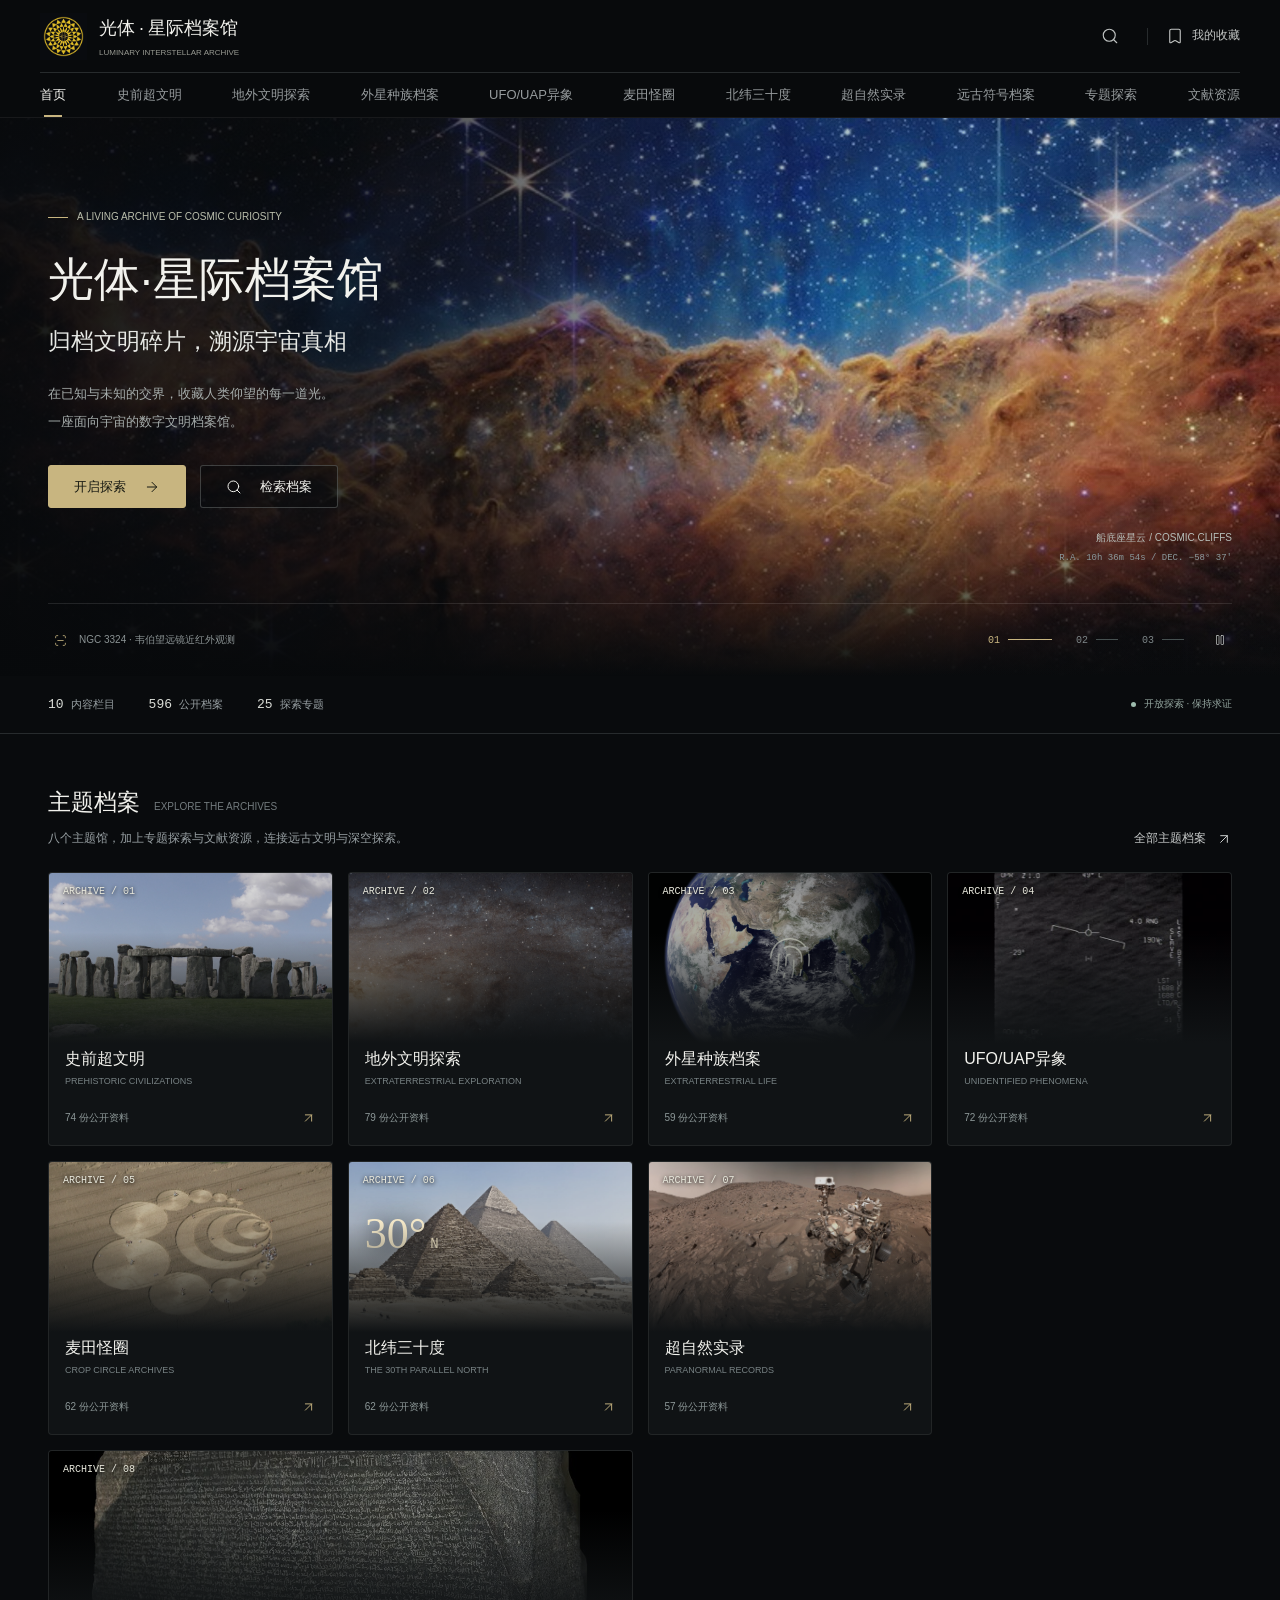
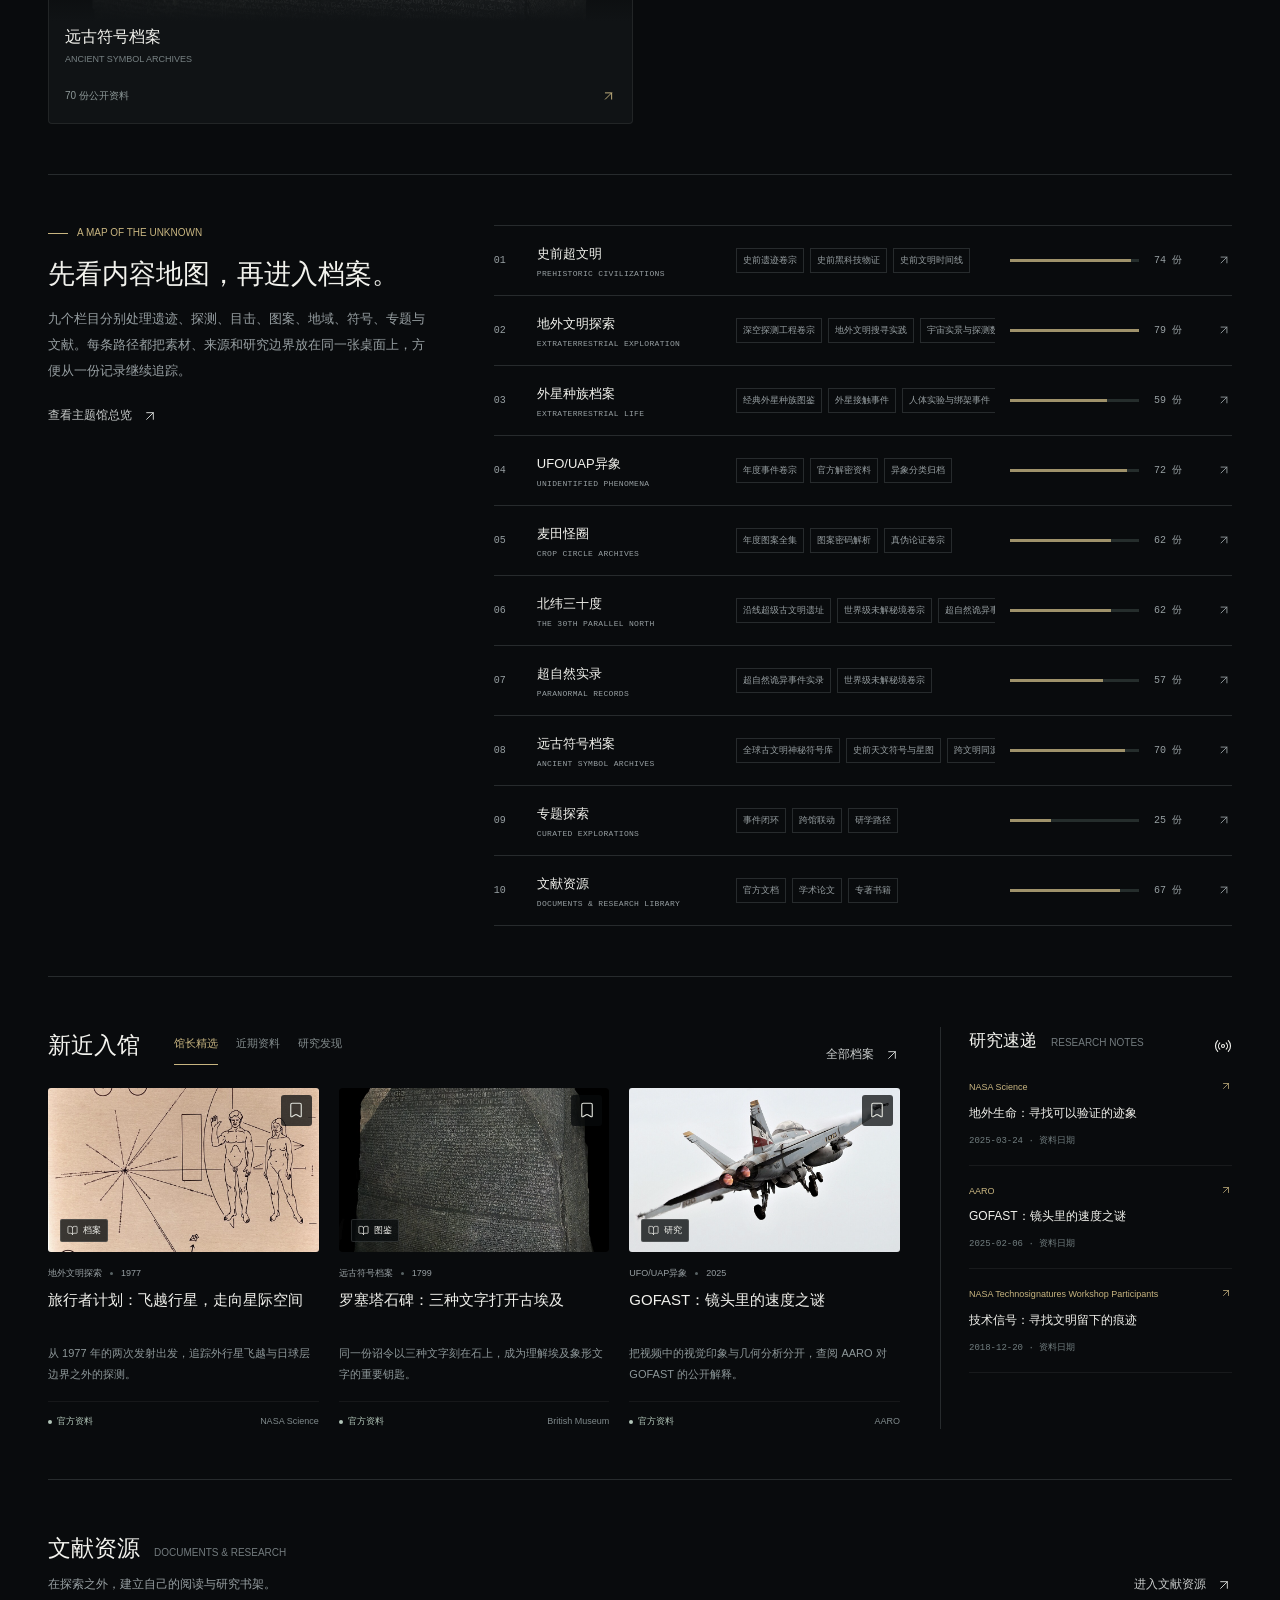
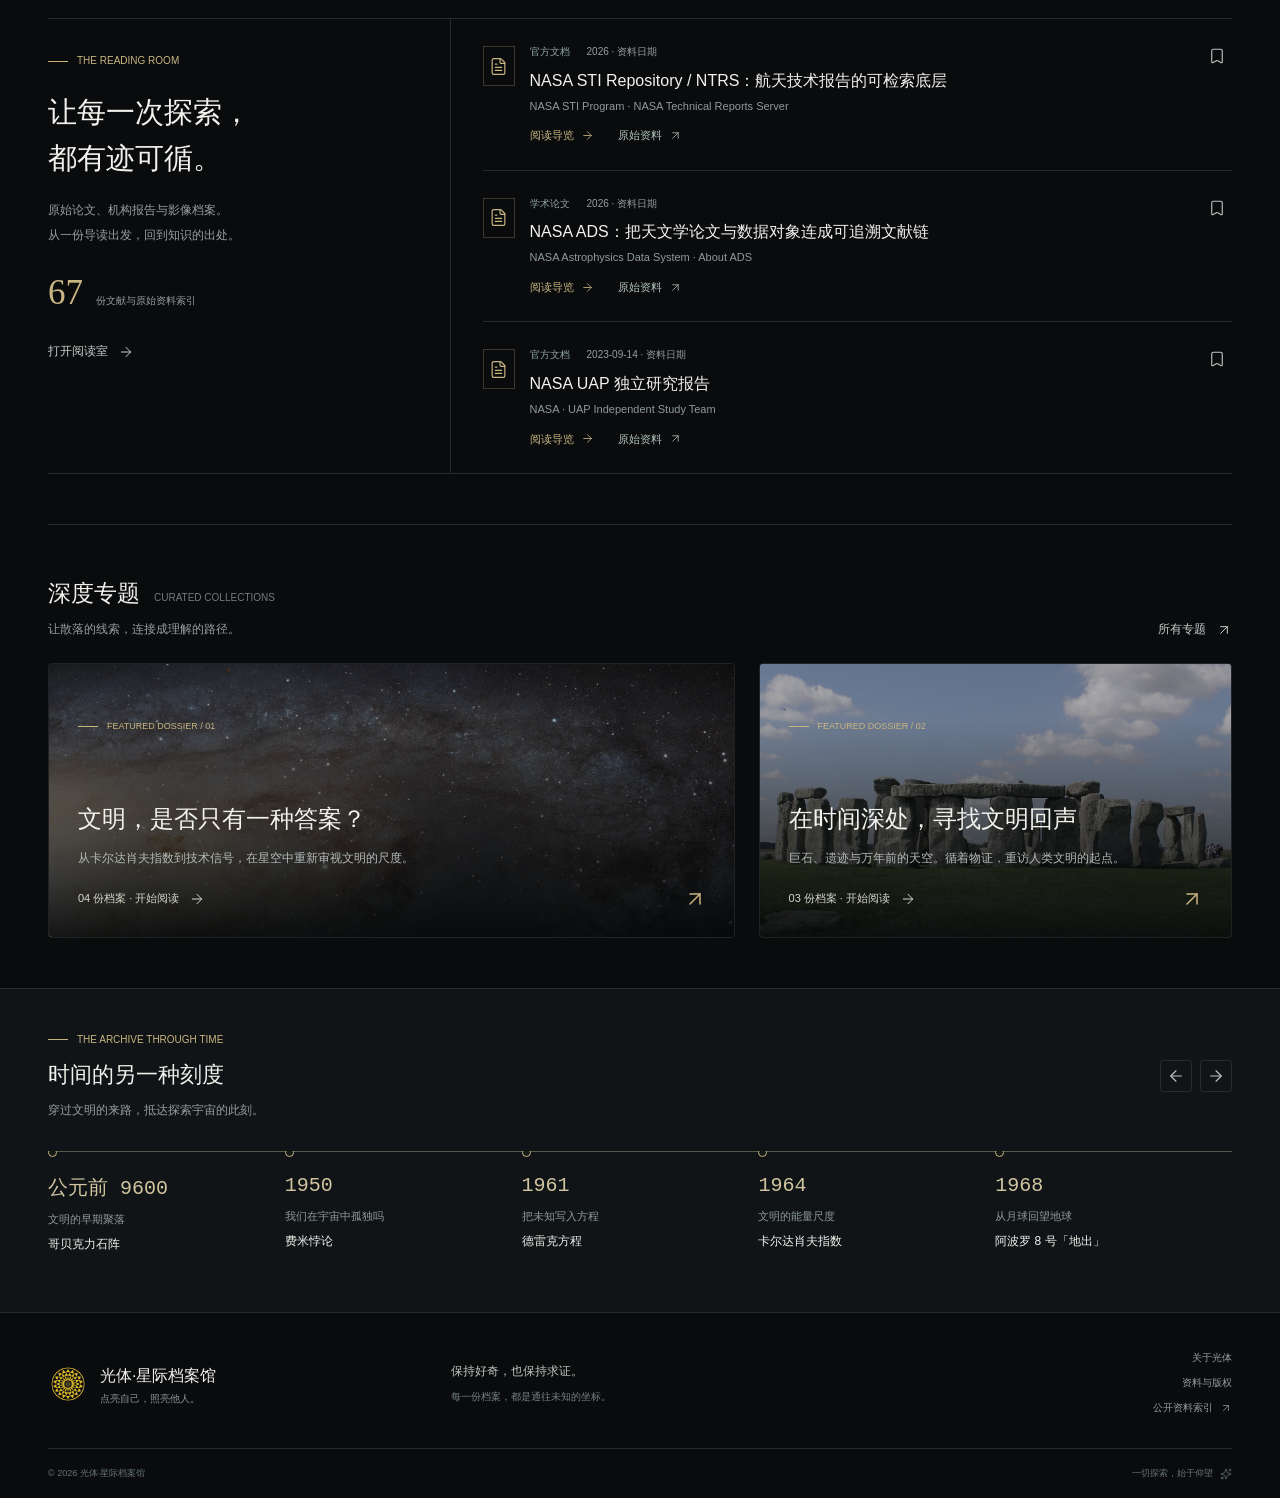
<file: index.html>
<!doctype html>
<html lang="zh-CN">
  <head>
    <meta charset="UTF-8" />
    <meta name="viewport" content="width=device-width, initial-scale=1" />
    <meta name="theme-color" content="#090b0d" />
    <meta
      name="description"
      content="光体·星际档案馆。归档文明碎片，溯源宇宙真相。探索史前文明、地外生命、UAP 与宇宙研究的公开资料。"
    />
    <title>光体·星际档案馆 | LUMINARY INTERSTELLAR ARCHIVE</title>
    <link rel="icon" href="assets/logo.jpg" />
    <link rel="stylesheet" href="styles.css" />
    <script defer src="vendor/lucide.min.js"></script>
    <script defer src="data.js"></script>
    <script defer src="supplement.js"></script>
    <script defer src="content_core_fragment.js"></script>
    <script defer src="content-secondary.js"></script>
    <script defer src="content-coverage.js"></script>
    <script defer src="content-expansion-a.js"></script>
    <script defer src="content-expansion-b.js"></script>
    <script defer src="content-expansion-c.js"></script>
    <script defer src="content-expansion-d.js"></script>
    <script defer src="content-expansion-e.js"></script>
    <script defer src="content-expansion-f.js"></script>
    <script defer src="content-expansion-g.js"></script>
    <script defer src="content-expansion-h.js"></script>
    <script defer src="content-expansion-i.js"></script>
    <script defer src="content-expansion-j.js"></script>
    <script defer src="content-expansion-k.js"></script>
    <script defer src="content-expansion-l.js"></script>
    <script defer src="content-expansion-m.js"></script>
    <script defer src="content-expansion-n.js"></script>
    <script defer src="content-expansion-o.js"></script>
    <script defer src="content-expansion-p.js"></script>
    <script defer src="content-expansion-t.js"></script>
    <script defer src="content-expansion-u.js"></script>
    <script defer src="content-expansion-r.js"></script>
    <script defer src="content-expansion-s.js"></script>
    <script defer src="content-expansion-y.js"></script>
    <script defer src="content-expansion-f3.js"></script>
    <script defer src="content-expansion-z.js"></script>
    <script defer src="content-expansion-b2.js"></script>
    <script defer src="content-expansion-c3.js"></script>
    <script defer src="content-expansion-d3.js"></script>
    <script defer src="content-expansion-g3.js"></script>
    <script defer src="content-expansion-g4.js"></script>
    <script defer src="content-expansion-h3.js"></script>
    <script defer src="content-expansion-h4.js"></script>
    <script defer src="content-expansion-i1.js"></script>
    <script defer src="content-expansion-i2.js"></script>
    <script defer src="content-expansion-i3.js"></script>
    <script defer src="content-expansion-i4.js"></script>
    <script defer src="content-expansion-i5.js"></script>
    <script defer src="content-expansion-i6.js"></script>
    <script defer src="content-expansion-i7.js"></script>
    <script defer src="content-expansion-i8.js"></script>
    <script defer src="content-expansion-i9.js"></script>
    <script defer src="content-expansion-i10.js"></script>
    <script defer src="content-expansion-i11.js"></script>
    <script defer src="content-expansion-i12.js"></script>
    <script defer src="content-expansion-i13.js"></script>
    <script defer src="content-expansion-i14.js"></script>
    <script defer src="content-expansion-i15.js"></script>
    <script defer src="content-expansion-i16.js"></script>
    <script defer src="content-expansion-i17.js"></script>
    <script defer src="content-expansion-i18.js"></script>
    <script defer src="content-expansion-i19.js"></script>
    <script defer src="content-expansion-i21.js"></script>
    <script defer src="content-expansion-i22.js"></script>
    <script defer src="content-expansion-i23.js"></script>
    <script defer src="content-expansion-i24.js"></script>
    <script defer src="content-expansion-i20.js"></script>
    <script defer src="content-expansion-appendix-d3.js"></script>
    <script defer src="content-expansion-appendix-b2.js"></script>
    <script defer src="content-expansion-appendix-c3.js"></script>
    <script defer src="content-images-registry.js"></script>
    <script defer src="content-merge.js"></script>
    <script defer src="app.js"></script>
  </head>
  <body>
    <a class="skip-link" href="#main">跳至主要内容</a>
    <header class="site-header">
      <div class="header-inner">
        <a class="brand" href="#/" aria-label="光体星际档案馆首页"
          ><img
            src="assets/logo.jpg"
            alt="光体金色几何徽记"
            width="48"
            height="48"
          /><span
            ><strong>光体<span class="brand-dot">·</span>星际档案馆</strong
            ><small>LUMINARY INTERSTELLAR ARCHIVE</small></span
          ></a
        >
        <div class="header-tools">
          <button
            class="icon-button"
            data-action="search"
            title="搜索档案"
            aria-label="搜索档案"
          >
            <i data-lucide="search"></i></button
          ><span class="tool-divider"></span
          ><a class="collection-link" href="#/collection" aria-label="我的收藏" title="我的收藏"
            ><i data-lucide="bookmark"></i><span>我的收藏</span
            ><b id="bookmark-count" hidden>0</b></a
          ><button
            class="icon-button mobile-menu"
            data-action="menu"
            title="展开导航"
            aria-label="展开导航"
            aria-expanded="false"
            aria-controls="mobile-navigation"
          >
            <i data-lucide="menu"></i>
          </button>
        </div>
      </div>
      <nav class="desktop-nav" aria-label="主导航">
        <a href="#/" data-nav="home">首页</a>
        <a href="#/hall/ancient" data-nav="ancient">史前超文明</a>
        <a href="#/hall/theories" data-nav="theories">地外文明探索</a>
        <a href="#/hall/beings" data-nav="beings">外星种族档案</a>
        <a href="#/hall/uap" data-nav="uap">UFO/UAP异象</a>
        <a href="#/hall/circles" data-nav="circles">麦田怪圈</a>
        <a href="#/hall/latitude30" data-nav="latitude30">北纬三十度</a>
        <a href="#/hall/mysteries" data-nav="mysteries">超自然实录</a>
        <a href="#/hall/symbols" data-nav="symbols">远古符号档案</a>
        <a href="#/topics" data-nav="topics">专题探索</a>
        <a href="#/library" data-nav="library">文献资源</a>
      </nav>
      <nav id="mobile-navigation" class="mobile-nav" aria-label="移动导航" hidden>
        <a href="#/" data-nav="home">首页</a>
        <a href="#/hall/ancient" data-nav="ancient">史前超文明</a>
        <a href="#/hall/theories" data-nav="theories">地外文明探索</a>
        <a href="#/hall/beings" data-nav="beings">外星种族档案</a>
        <a href="#/hall/uap" data-nav="uap">UFO/UAP异象</a>
        <a href="#/hall/circles" data-nav="circles">麦田怪圈</a>
        <a href="#/hall/latitude30" data-nav="latitude30">北纬三十度</a>
        <a href="#/hall/mysteries" data-nav="mysteries">超自然实录</a>
        <a href="#/hall/symbols" data-nav="symbols">远古符号档案</a>
        <a href="#/topics" data-nav="topics">专题探索</a>
        <a href="#/library" data-nav="library">文献资源</a>
      </nav>
    </header>
    <main id="main" tabindex="-1"></main>
    <footer class="site-footer">
      <div class="wrap footer-main">
        <a class="brand footer-brand" href="#/"
          ><img src="assets/logo.jpg" alt="" width="40" height="40" /><span
            ><strong>光体·星际档案馆</strong
            ><small>点亮自己，照亮他人。</small></span
          ></a
        >
        <p>
          保持好奇，也保持求证。<br /><span
            >每一份档案，都是通往未知的坐标。</span
          >
        </p>
        <div class="footer-links">
          <button data-action="about">关于光体</button
          ><button data-action="sources">资料与版权</button
          ><a href="#/library"
            >公开资料索引 <i data-lucide="arrow-up-right"></i
          ></a>
        </div>
      </div>
      <div class="wrap footer-bottom">
        <span>© 2026 光体·星际档案馆</span
        ><span>一切探索，始于仰望 <i data-lucide="sparkles"></i></span>
      </div>
    </footer>
    <dialog
      id="search-dialog"
      class="search-dialog"
      aria-labelledby="search-heading"
    >
      <div class="dialog-heading">
        <h2 id="search-heading">检索星际档案</h2>
        <button
          class="icon-button"
          data-action="close-dialog"
          aria-label="关闭搜索"
          title="关闭"
        >
          <i data-lucide="x"></i>
        </button>
      </div>
      <form id="search-form" class="search-form">
        <i data-lucide="search"></i
        ><input
          id="search-input"
          type="search"
          name="q"
          placeholder="搜索文明、事件、研究或关键词"
          autocomplete="off"
          aria-label="搜索关键词"
        /><button
          type="submit"
          class="icon-button"
          aria-label="提交搜索"
          title="搜索"
        >
          <i data-lucide="arrow-right"></i>
        </button>
      </form>
      <div id="search-content"></div>
    </dialog>
    <dialog id="info-dialog" class="info-dialog" aria-labelledby="info-title">
      <div class="dialog-heading">
        <h2 id="info-title"></h2>
        <button
          class="icon-button"
          data-action="close-dialog"
          aria-label="关闭"
          title="关闭"
        >
          <i data-lucide="x"></i>
        </button>
      </div>
      <div id="info-content"></div>
    </dialog>
    <dialog id="media-dialog" class="media-dialog" aria-label="档案图像预览">
      <button
        class="icon-button"
        data-action="close-dialog"
        title="关闭图片"
        aria-label="关闭图片"
      >
        <i data-lucide="x"></i></button
      ><img id="media-image" src="assets/nebula.jpg" alt="" width="1200" height="800" />
      <p id="media-caption"></p>
    </dialog>
    <div id="toast" class="toast" role="status" aria-live="polite"></div>
  <button id="back-to-top" aria-label="返回顶部" title="返回顶部" hidden>↑</button>
  </body>
</html>
</file>
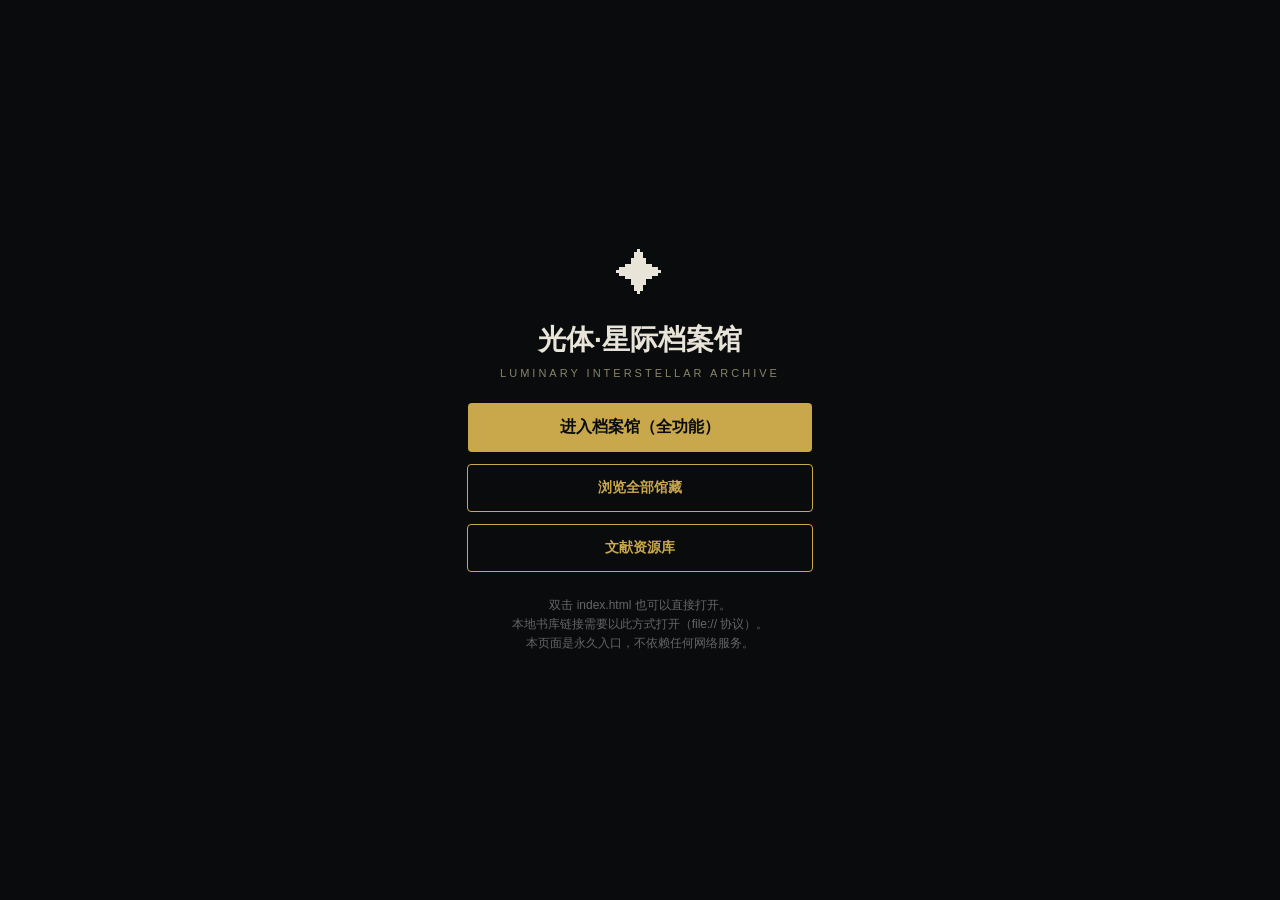
<file: 打开档案馆.html>
<!DOCTYPE html>
<html lang="zh-CN">
<head><meta charset="UTF-8"><title>光体·星际档案馆 - 入口</title>
<style>
body { font-family: "Microsoft YaHei", sans-serif; background: #090b0d; color: #e8e4d8; display: flex; justify-content: center; align-items: center; min-height: 100vh; margin: 0; }
.card { text-align: center; max-width: 500px; padding: 40px; }
h1 { font-size: 28px; margin-bottom: 8px; } .en { font-size: 11px; letter-spacing: 3px; color: #8a8468; margin-bottom: 24px; }
a.btn { display: block; margin: 12px auto; padding: 14px 32px; background: #c9a84c; color: #090b0d; text-decoration: none; border-radius: 4px; font-size: 16px; font-weight: bold; width: 280px; }
a.btn:hover { background: #e0c060; }
a.btn.alt { background: transparent; color: #c9a84c; border: 1px solid #c9a84c; font-size: 14px; }
.note { font-size: 12px; color: #666; margin-top: 24px; line-height: 1.6; }
</style></head>
<body><div class="card">
<div style="font-size:48px;margin-bottom:16px">✦</div>
<h1>光体·星际档案馆</h1>
<div class="en">LUMINARY INTERSTELLAR ARCHIVE</div>
<a class="btn" href="index.html#/">进入档案馆（全功能）</a>
<a class="btn alt" href="index.html#/archives">浏览全部馆藏</a>
<a class="btn alt" href="index.html#/library">文献资源库</a>
<div class="note">
双击 index.html 也可以直接打开。<br>
本地书库链接需要以此方式打开（file:// 协议）。<br>
本页面是永久入口，不依赖任何网络服务。
</div>
</div></body></html>
</file>
<file: styles.css>
@font-face {
  font-family: ArchiveSans;
  src: local("Microsoft YaHei");
  font-display: swap;
}
:root {
  color-scheme: dark;
  --bg: #090b0d;
  --surface: #101315;
  --raised: #171b1e;
  --line: #272b2d;
  --text: #f2f2ed;
  --muted: #979fa2;
  --gold: #c8b580;
  --cyan: #9fbeb8;
  --font: Inter, "Segoe UI", ArchiveSans, "PingFang SC", sans-serif;
}
* {
  box-sizing: border-box;
}
html {
  scroll-behavior: smooth;
  scroll-padding-top: 100px;
}
body {
  margin: 0;
  background: var(--bg);
  color: var(--text);
  font-family: var(--font);
  font-size: 14px;
  line-height: 1.65;
  letter-spacing: 0;
  overflow-x: hidden;
}
button,
input,
select,
textarea {
  font: inherit;
}
a {
  color: inherit;
  text-decoration: none;
}
button {
  cursor: pointer;
  color: inherit;
  background: none;
  border: 0;
}
img {
  display: block;
  width: 100%;
  object-fit: cover;
}
button,
a,
input,
select,
textarea {
  -webkit-tap-highlight-color: transparent;
}
button,
a {
  touch-action: manipulation;
}
button:focus-visible,
a:focus-visible,
input:focus-visible,
select:focus-visible,
textarea:focus-visible {
  outline: 2px solid var(--gold);
  outline-offset: 5px;
}
button:disabled {
  opacity: 0.35;
  cursor: default;
}
::selection {
  background: #716845;
  color: #fff;
}
[hidden] {
  display: none !important;
}
h1,
h2,
h3,
p {
  margin: 0;
}
h1,
h2,
h3 {
  font-weight: 500;
  text-wrap: balance;
  overflow-wrap: anywhere;
}
i,
svg {
  flex-shrink: 0;
}
svg {
  width: 18px;
  height: 18px;
  stroke-width: 1.5;
}
.wrap {
  width: min(1280px, calc(100% - 96px));
  margin: 0 auto;
}
.muted {
  color: var(--muted);
}
.eyebrow {
  font-size: 10px;
  color: var(--gold);
  display: flex;
  align-items: center;
  gap: 9px;
}
.eyebrow::before {
  content: "";
  display: block;
  width: 20px;
  height: 1px;
  background: var(--gold);
}
.text-link {
  display: inline-flex;
  align-items: center;
  gap: 10px;
  font-size: 12px;
  color: #c9cccb;
}
.text-link:hover {
  color: var(--gold);
}
.text-link svg {
  width: 16px;
}
.icon-button {
  display: inline-flex;
  align-items: center;
  justify-content: center;
  width: 38px;
  height: 38px;
  flex-shrink: 0;
  border: 1px solid transparent;
  border-radius: 3px;
  color: #bfc3c2;
}
.icon-button:hover {
  background: #ffffff0a;
  color: var(--gold);
  border-color: #ffffff14;
}
.button {
  display: inline-flex;
  min-height: 43px;
  justify-content: center;
  align-items: center;
  gap: 18px;
  padding: 9px 20px;
  border: 1px solid #777363;
  border-radius: 3px;
  font-size: 13px;
  transition:
    background 0.2s,
    color 0.2s;
}
.button.primary {
  background: var(--gold);
  border-color: var(--gold);
  color: #171911;
}
.button.primary:hover {
  background: #e1cea0;
}
.button.ghost {
  background: #090b0d70;
  border-color: #858c8b66;
}
.button.ghost:hover {
  background: #24282a;
}
.button svg {
  width: 16px;
}
.skip-link {
  position: fixed;
  top: -100px;
  left: 20px;
  background: var(--gold);
  color: #000;
  padding: 10px 20px;
  z-index: 100;
}
.skip-link:focus {
  top: 10px;
}
.site-header {
  background: #090b0df5;
  border-bottom: 1px solid #ffffff10;
  position: sticky;
  top: 0;
  z-index: 40;
  backdrop-filter: blur(18px);
}
.header-inner {
  height: 72px;
  display: flex;
  align-items: center;
  justify-content: space-between;
  gap: 30px;
  width: min(1392px, calc(100% - 80px));
  margin: auto;
}
.brand {
  display: flex;
  align-items: center;
  gap: 12px;
  white-space: nowrap;
}
.brand > img {
  width: 47px;
  height: 47px;
  mix-blend-mode: screen;
}
.brand > span {
  display: flex;
  flex-direction: column;
  gap: 4px;
}
.brand strong {
  font-size: 18px;
  font-weight: 500;
}
.brand small {
  font-size: 8px;
  color: #989a92;
  line-height: 1.2;
}
.brand-dot {
  padding: 0 4px;
}
.desktop-nav {
  display: flex;
  justify-content: space-between;
  gap: 16px;
  width: min(1392px, calc(100% - 80px));
  height: 45px;
  margin: auto;
  border-top: 1px solid var(--line);
}
.desktop-nav a {
  font-size: 13px;
  white-space: nowrap;
  color: #969b9d;
  position: relative;
  display: flex;
  align-items: center;
}
.desktop-nav a:hover,
.desktop-nav a.active {
  color: var(--text);
}
.desktop-nav a.active:after {
  content: "";
  position: absolute;
  bottom: 0;
  left: calc(50% - 9px);
  width: 18px;
  height: 2px;
  background: var(--gold);
}
.header-tools {
  display: flex;
  align-items: center;
  gap: 18px;
}
.tool-divider {
  width: 1px;
  height: 17px;
  background: var(--line);
}
.collection-link {
  display: flex;
  gap: 8px;
  align-items: center;
  font-size: 12px;
  color: #c2c5c3;
}
.collection-link b {
  font-size: 10px;
  color: var(--gold);
}
.mobile-menu {
  display: none;
}
.mobile-nav {
  border-top: 1px solid var(--line);
  padding: 12px 24px;
  display: grid;
  grid-template-columns: repeat(2, minmax(0, 1fr));
  gap: 2px 16px;
  max-height: calc(100svh - 70px);
  overflow-y: auto;
}
.mobile-nav a {
  font-size: 13px;
  color: var(--muted);
  padding: 12px 8px;
  min-width: 0;
  border-bottom: 1px solid var(--line);
}
.mobile-nav a.active { color: var(--gold); }
.hero {
  position: relative;
  min-height: 370px;
  height: clamp(370px, 62svh, 620px);
  isolation: isolate;
  overflow: hidden;
  background: #07090b;
}
.hero-photo {
  position: absolute;
  inset: 0;
  height: 100%;
  width: 100%;
  z-index: -3;
  object-fit: cover;
  object-position: center 45%;
  animation: slow-pan 25s ease-in-out infinite alternate;
}
.hero:before {
  content: "";
  position: absolute;
  inset: 0;
  z-index: -2;
  background:
    linear-gradient(
      90deg,
      #07090bef 0%,
      #07090bc4 28%,
      #07090b35 63%,
      #07090b16 100%
    ),
    linear-gradient(0deg, #090b0d 0%, transparent 35%, #090b0d10 100%);
}
.hero-content {
  height: 100%;
  display: flex;
  flex-direction: column;
  justify-content: center;
  padding-top: 8px;
  padding-bottom: 85px;
  position: relative;
}
.hero .eyebrow {
  color: #babeac;
  font-size: 10px;
  margin-bottom: 23px;
}
.hero h1 {
  font-size: 46px;
  line-height: 1.35;
  font-weight: 500;
  max-width: 720px;
}
.hero-slogan {
  font-size: 23px;
  font-weight: 300;
  color: #e7e9e5;
  margin-top: 12px;
}
.hero-description {
  font-size: 13px;
  color: #a5acab;
  margin-top: 20px;
  line-height: 2.1;
  max-width: 400px;
}
.hero-actions {
  display: flex;
  gap: 14px;
  margin-top: 30px;
}
.hero-actions .button {
  min-width: 138px;
}
.hero-meta {
  position: absolute;
  right: 0;
  bottom: 110px;
  display: flex;
  flex-direction: column;
  text-align: right;
  color: #b7beb9;
  font-size: 10px;
  gap: 5px;
}
.hero-meta span {
  font-family: Consolas, monospace;
  color: #8b999c;
  font-size: 9px;
}
.hero-bottom {
  position: absolute;
  bottom: 0;
  left: 0;
  right: 0;
  display: flex;
  justify-content: space-between;
  align-items: center;
  border-top: 1px solid #ffffff1b;
  padding: 22px 0;
}
.hero-caption {
  font-size: 10px;
  color: #8b9394;
  display: flex;
  align-items: center;
  gap: 12px;
}
.hero-caption svg {
  width: 13px;
  height: 13px;
  color: var(--gold);
}
.slide-controls {
  display: flex;
  gap: 24px;
  align-items: center;
}
.slide-button {
  font:
    10px Consolas,
    monospace;
  color: #7c8587;
  padding: 8px 0;
  position: relative;
}
.slide-button:after {
  content: "";
  height: 1px;
  width: 22px;
  display: inline-block;
  background: #465050;
  margin-left: 8px;
  vertical-align: middle;
}
.slide-button.active {
  color: var(--gold);
}
.slide-button.active:after {
  background: var(--gold);
  width: 44px;
}
.pause-slide {
  width: 24px;
  height: 28px;
}
.pause-slide svg {
  width: 12px;
  height: 12px;
}
.hero-marker {
  position: absolute;
  right: 12%;
  top: 27%;
  height: 22px;
  width: 22px;
  border: 1px solid #ffffff28;
  border-radius: 50%;
  display: grid;
  place-items: center;
  color: #ffffff70;
}
.hero-marker svg {
  width: 11px;
  height: 11px;
}
.hero-marker:after {
  content: "NGC 3324";
  position: absolute;
  left: 31px;
  top: 0;
  white-space: nowrap;
  font:
    9px Consolas,
    monospace;
  color: #cad5d080;
}
.index-strip {
  border-bottom: 1px solid var(--line);
}
.index-inner {
  display: flex;
  align-items: center;
  justify-content: space-between;
  min-height: 57px;
  gap: 25px;
}
.index-stats {
  display: flex;
  align-items: center;
  gap: 34px;
  font-size: 11px;
  color: var(--muted);
}
.index-stats b {
  font-family: Consolas, monospace;
  font-size: 13px;
  color: #dbded8;
  font-weight: 400;
  padding-right: 7px;
}
.archive-status {
  display: flex;
  gap: 8px;
  align-items: center;
  color: #94a69f;
  font-size: 10px;
}
.status-dot {
  width: 5px;
  height: 5px;
  border-radius: 50%;
  background: #9ebdae;
}
.section {
  padding: 50px 0;
}
.section-heading {
  display: flex;
  justify-content: space-between;
  align-items: flex-end;
  gap: 20px;
  margin-bottom: 23px;
}
.section-heading h2 {
  font-size: 23px;
  display: flex;
  align-items: baseline;
  gap: 14px;
}
.section-heading h2 small {
  color: #737b7e;
  font-size: 10px;
  font-weight: 400;
}
.section-heading p {
  font-size: 12px;
  color: var(--muted);
  margin-top: 7px;
}
.hall-grid {
  display: grid;
  grid-template-columns: repeat(4, minmax(0, 1fr));
  gap: 15px;
}
.hall-card {
  position: relative;
  min-width: 0;
  overflow: hidden;
  border-radius: 4px;
  background: var(--surface);
  border: 1px solid #ffffff13;
  min-height: 260px;
  transition:
    transform 0.25s,
    border-color 0.25s;
}
.hall-card:hover {
  transform: translateY(-5px);
  border-color: #b1a17470;
}
.hall-photo {
  height: 149px;
  overflow: hidden;
  position: relative;
}
.hall-photo:after {
  content: "";
  position: absolute;
  inset: 0;
  background: linear-gradient(0deg, var(--surface), transparent 65%);
}
.hall-photo img {
  height: 100%;
  filter: saturate(0.6) brightness(0.86);
  transition: transform 0.6s;
}
.hall-card:hover img {
  transform: scale(1.06);
  filter: saturate(0.85) brightness(1);
}
.hall-number {
  position: absolute;
  left: 14px;
  top: 13px;
  font:
    10px Consolas,
    monospace;
  color: #e7e7db;
  z-index: 1;
  text-shadow: 0 1px 4px black;
}
.hall-photo .hall-symbol {
  position: absolute;
  inset: 0;
  display: grid;
  place-items: center;
  background: #090b0d32;
}
.hall-symbol svg {
  width: 46px;
  height: 46px;
  color: #d5d8cbaa;
  stroke-width: 0.8;
}
.hall-body {
  padding: 2px 16px 18px;
  position: relative;
}
.hall-body h3 {
  font-size: 15px;
  line-height: 1.7;
}
.hall-body > p {
  font-size: 9px;
  color: #778183;
  margin-top: 2px;
}
.hall-footer {
  display: flex;
  justify-content: space-between;
  align-items: center;
  font-size: 10px;
  color: #8c9797;
  margin-top: 20px;
}
.hall-footer svg {
  width: 15px;
  color: var(--gold);
}
.section-rule {
  border-top: 1px solid var(--line);
}
.hall-latitude {
  position: absolute;
  top: 46px;
  left: 16px;
  font:
    44px Georgia,
    serif;
  color: #f4e8c8;
  text-shadow: 0 2px 22px #000;
}
.hall-latitude small {
  font:
    14px Consolas,
    monospace;
  margin-left: 4px;
}
.library-overview {
  display: grid;
  grid-template-columns: 0.85fr 1.65fr;
  border-top: 1px solid var(--line);
  border-bottom: 1px solid var(--line);
}
.library-editorial {
  padding: 34px 38px 34px 0;
  border-right: 1px solid var(--line);
}
.library-editorial h3 {
  font-size: 29px;
  line-height: 1.6;
  margin-top: 19px;
}
.library-editorial > p {
  font-size: 12px;
  color: var(--muted);
  line-height: 2.1;
  margin-top: 17px;
}
.library-total {
  display: flex;
  align-items: baseline;
  gap: 13px;
  margin: 24px 0 26px;
}
.library-total strong {
  font:
    35px Georgia,
    serif;
  color: var(--gold);
}
.library-total span {
  font-size: 10px;
  color: var(--muted);
}
.library-featured {
  padding-left: 32px;
  display: grid;
}
.document-card {
  display: flex;
  align-items: flex-start;
  gap: 20px;
  padding: 26px 0;
  border-bottom: 1px solid var(--line);
  position: relative;
}
.document-card:last-child {
  border-bottom: 0;
}
.document-symbol {
  color: var(--gold);
  width: 39px;
  height: 48px;
  border: 1px solid #c8b58044;
  display: grid;
  place-items: center;
  flex-shrink: 0;
  margin-top: 2px;
}
.document-symbol svg {
  width: 19px;
  height: 19px;
}
.document-content {
  flex: 1;
  min-width: 0;
}
.document-meta {
  font-size: 10px;
  color: #91a7a5;
  display: flex;
  gap: 17px;
  align-items: center;
}
.document-meta > span:last-child {
  color: var(--muted);
}
.document-card h3 {
  font-size: 18px;
  line-height: 1.7;
  margin: 8px 0 5px;
}
.document-card h3 a:hover {
  color: var(--gold);
}
.document-source {
  color: #8f9b9b;
  font-size: 11px;
  line-height: 1.8;
  overflow-wrap: anywhere;
}
.document-summary {
  margin-top: 13px;
  color: #a4b1af;
  font-size: 12px;
  line-height: 2;
  max-width: 750px;
}
.document-actions {
  display: flex;
  flex-wrap: wrap;
  gap: 24px;
  margin-top: 15px;
}
.document-actions a {
  display: inline-flex;
  gap: 7px;
  align-items: center;
  font-size: 11px;
  color: var(--gold);
}
.document-actions a:last-child {
  color: #b3c4bd;
}
.document-actions a:hover {
  color: #f3e2b4;
}
.document-actions svg {
  width: 13px;
  height: 13px;
}
.document-card > .bookmark-button {
  margin: -3px 0 0 3px;
  width: 30px;
  height: 30px;
}
.document-card.compact {
  padding: 25px 0;
  gap: 15px;
}
.document-card.compact h3 {
  font-size: 16px;
  margin: 6px 0 3px;
}
.document-card.compact .document-actions {
  margin-top: 10px;
}
.document-card.compact .document-symbol {
  width: 32px;
  height: 40px;
}
.document-list {
  border-top: 1px solid var(--line);
}
.catalog-nav .catalog-library-link {
  margin-top: 15px;
  border-top: 1px solid var(--line);
  padding-top: 20px;
}
.catalog-library-link svg {
  width: 14px;
  height: 14px;
}
.latitude-introduction {
  margin-top: 28px;
  display: grid;
  grid-template-columns: 250px 1fr;
  border: 1px solid var(--line);
  border-radius: 4px;
  background: #101618;
  overflow: hidden;
}
.latitude-coordinate {
  padding: 30px;
  display: flex;
  flex-direction: column;
  justify-content: center;
  gap: 17px;
  background:
    linear-gradient(135deg, #162127cc, #0b1015dd),
    url("assets/earth.jpg") center/cover;
  border-right: 1px solid var(--line);
}
.latitude-coordinate > span {
  font-size: 10px;
  color: #acb6b0;
}
.latitude-coordinate > span:first-child {
  font-family: Consolas, monospace;
  color: var(--gold);
}
.latitude-coordinate strong {
  font:
    66px Georgia,
    serif;
  color: #ded1ac;
}
.latitude-coordinate strong small {
  font:
    23px Consolas,
    monospace;
  margin-left: 8px;
}
.latitude-context {
  padding: 30px 34px;
}
.latitude-context h2 {
  font-size: 23px;
  margin-top: 14px;
}
.latitude-context > p {
  max-width: 770px;
  color: #9caeaa;
  font-size: 12px;
  line-height: 2.1;
  margin-top: 12px;
}
.latitude-stops {
  display: flex;
  gap: 22px;
  flex-wrap: wrap;
  margin-top: 22px;
}
.latitude-stops a {
  display: flex;
  align-items: center;
  gap: 6px;
  color: var(--gold);
  font-size: 11px;
}
.latitude-stops svg {
  width: 13px;
  height: 13px;
}
@media (max-width: 960px) {
  .library-overview {
    grid-template-columns: 0.9fr 1.5fr;
  }
  .library-editorial {
    padding-right: 25px;
  }
  .library-editorial h3 {
    font-size: 25px;
  }
  .library-featured {
    padding-left: 24px;
  }
  .document-card.compact h3 {
    font-size: 14px;
  }
  .document-card.compact .document-symbol {
    display: none;
  }
  .latitude-introduction {
    grid-template-columns: 200px 1fr;
  }
  .latitude-context {
    padding: 25px;
  }
}
@media (max-width: 700px) {
  .library-overview {
    grid-template-columns: 1fr;
  }
  .library-editorial {
    padding: 25px 0;
    border-right: 0;
    border-bottom: 1px solid var(--line);
  }
  .library-editorial h3 {
    font-size: 25px;
    margin-top: 15px;
  }
  .library-editorial > p {
    font-size: 11px;
    margin-top: 13px;
  }
  .library-total {
    margin: 18px 0 20px;
  }
  .library-total strong {
    font-size: 28px;
  }
  .library-featured {
    padding-left: 0;
  }
  .document-card,
  .document-card.compact {
    gap: 10px;
    padding: 23px 0;
  }
  .document-card h3,
  .document-card.compact h3 {
    font-size: 14px;
  }
  .document-meta {
    gap: 13px;
    font-size: 9px;
  }
  .document-card .document-symbol {
    display: none;
  }
  .document-card .document-source {
    font-size: 10px;
  }
  .document-actions {
    gap: 20px;
  }
  .document-actions a {
    font-size: 10px;
  }
  .document-summary {
    font-size: 11px;
  }
  .document-card > .bookmark-button {
    width: 27px;
    height: 27px;
  }
  .catalog-nav .catalog-library-link {
    margin: 0;
    border-top: 0;
    padding-top: 7px;
    gap: 6px;
  }
  .latitude-introduction {
    grid-template-columns: 1fr;
    margin-top: 20px;
  }
  .latitude-coordinate {
    padding: 22px;
    border-right: 0;
    border-bottom: 1px solid var(--line);
    gap: 10px;
  }
  .latitude-coordinate strong {
    font-size: 50px;
  }
  .latitude-context {
    padding: 22px;
  }
  .latitude-context h2 {
    font-size: 18px;
  }
  .latitude-context > p {
    font-size: 11px;
  }
  .latitude-stops {
    gap: 15px;
    margin-top: 17px;
  }
  .latitude-stops a {
    font-size: 10px;
  }
}
.home-columns {
  display: grid;
  grid-template-columns: minmax(0, 1fr) 292px;
  gap: 40px;
}
.feed-title {
  display: flex;
  align-items: center;
  gap: 14px;
}
.feed-tabs {
  display: flex;
  gap: 18px;
  margin-left: 20px;
  align-self: stretch;
}
.feed-tabs button {
  font-size: 11px;
  color: #828b8c;
  border-bottom: 1px solid transparent;
  padding: 0 0 4px;
}
.feed-tabs button.active {
  color: var(--gold);
  border-color: var(--gold);
}
.card-grid {
  display: grid;
  grid-template-columns: repeat(3, minmax(0, 1fr));
  gap: 20px;
}
.archive-card {
  min-width: 0;
  position: relative;
}
.archive-image-link {
  position: relative;
  display: block;
  overflow: hidden;
  border-radius: 3px;
  background: #15191b;
  aspect-ratio: 1.65;
}
.archive-image-link > img {
  height: 100%;
  filter: saturate(0.7);
  transition: transform 0.5s;
}
.archive-image-link:hover > img {
  transform: scale(1.045);
}
.image-type {
  position: absolute;
  left: 12px;
  bottom: 10px;
  background: #0a0d0fc9;
  border: 1px solid #ffffff20;
  padding: 3px 6px;
  font-size: 9px;
  display: flex;
  align-items: center;
  gap: 5px;
  border-radius: 2px;
}
.image-type svg {
  width: 11px;
  height: 11px;
}
.archive-card > .bookmark-button {
  position: absolute;
  right: 7px;
  top: 7px;
  background: #080a0bbb;
  width: 31px;
  height: 31px;
  color: #e1e3dc;
}
.bookmark-button.saved {
  color: var(--gold);
}
.bookmark-button.saved svg {
  fill: #c8b58040;
}
.archive-card .meta {
  display: flex;
  align-items: center;
  gap: 8px;
  margin-top: 14px;
  font-size: 9px;
  color: var(--muted);
}
.meta .separator {
  width: 3px;
  height: 3px;
  border-radius: 50%;
  background: #596365;
}
.archive-card h3 {
  font-size: 15px;
  line-height: 1.6;
  margin-top: 7px;
  min-height: 48px;
}
.archive-card h3 a:hover {
  color: var(--gold);
}
.archive-card .summary {
  font-size: 11px;
  line-height: 1.9;
  color: #8d9799;
  margin-top: 7px;
  display: -webkit-box;
  -webkit-line-clamp: 2;
  -webkit-box-orient: vertical;
  overflow: hidden;
}
.archive-bottom {
  display: flex;
  align-items: center;
  justify-content: space-between;
  gap: 8px;
  margin-top: 17px;
  padding-top: 12px;
  border-top: 1px solid #ffffff0e;
  color: #7f898b;
  font-size: 9px;
}
.evidence {
  display: inline-flex;
  gap: 5px;
  align-items: center;
  font-size: 9px;
  color: #b1c5b8;
  white-space: nowrap;
}
.evidence:before {
  content: "";
  width: 4px;
  height: 4px;
  background: currentColor;
  border-radius: 50%;
}
.evidence.theory {
  color: #aeb7cb;
}
.evidence.claim {
  color: #c5b58e;
}
.research-aside {
  border-left: 1px solid var(--line);
  padding-left: 28px;
}
.research-aside .section-heading {
  margin-bottom: 7px;
}
.research-aside h2 {
  font-size: 17px;
}
.research-item {
  padding: 18px 0;
  border-bottom: 1px solid #ffffff10;
  display: block;
}
.research-item .source {
  font-size: 9px;
  color: var(--gold);
  display: flex;
  justify-content: space-between;
  gap: 6px;
}
.research-item h3 {
  font-size: 12px;
  line-height: 1.9;
  margin-top: 7px;
}
.research-item:hover h3 {
  color: var(--gold);
}
.research-item .source svg {
  width: 12px;
  height: 12px;
}
.research-date {
  font:
    9px Consolas,
    monospace;
  color: #717d7f;
  margin-top: 9px;
}
.topic-grid {
  display: grid;
  grid-template-columns: 1.45fr 1fr;
  gap: 24px;
}
.topic-card {
  display: block;
  position: relative;
  overflow: hidden;
  min-height: 275px;
  border: 1px solid #ffffff18;
  border-radius: 4px;
  isolation: isolate;
}
.topic-card > img {
  position: absolute;
  inset: 0;
  width: 100%;
  height: 100%;
  z-index: -2;
  filter: saturate(0.65);
  transition: transform 0.8s;
}
.topic-card:after {
  content: "";
  position: absolute;
  inset: 0;
  background: linear-gradient(0deg, #050809ec 0%, #05080955 80%);
  z-index: -1;
}
.topic-card:hover > img {
  transform: scale(1.035);
}
.topic-content {
  height: 100%;
  padding: 29px;
  display: flex;
  flex-direction: column;
  justify-content: flex-end;
  align-items: flex-start;
}
.topic-content .eyebrow {
  font-size: 9px;
  margin-bottom: 65px;
}
.topic-content h3 {
  font-size: 24px;
}
.topic-content > p {
  font-size: 12px;
  color: #b3bbb9;
  max-width: 420px;
  margin-top: 8px;
  line-height: 1.9;
}
.topic-content .text-link {
  margin-top: 20px;
  font-size: 11px;
  color: #d6d7c9;
}
.topic-card .topic-arrow {
  position: absolute;
  bottom: 26px;
  right: 27px;
  color: var(--gold);
  width: 24px;
  height: 24px;
}
.timeline-band {
  border-top: 1px solid var(--line);
  border-bottom: 1px solid var(--line);
  padding: 43px 0 39px;
  background: #101416;
}
.timeline-top {
  display: flex;
  justify-content: space-between;
  align-items: center;
  gap: 25px;
}
.timeline-top h2 {
  font-size: 22px;
}
.timeline-top p {
  font-size: 12px;
  color: var(--muted);
  margin-top: 8px;
}
.timeline-controls {
  display: flex;
  gap: 8px;
}
.timeline-controls button {
  border-color: var(--line);
  width: 32px;
  height: 32px;
}
.timeline-track {
  display: flex;
  overflow-x: auto;
  gap: 0;
  scrollbar-width: thin;
  scrollbar-color: #4e5247 #15191a;
  margin-top: 30px;
  scroll-snap-type: x mandatory;
  cursor: grab;
  user-select: none;
  padding-bottom: 15px;
}
.time-point {
  position: relative;
  flex: 0 0 20%;
  min-width: 175px;
  border-top: 1px solid #53584d;
  padding: 22px 15px 3px 0;
  scroll-snap-align: start;
}
.time-point:before {
  content: "";
  width: 7px;
  height: 7px;
  border: 1px solid var(--gold);
  background: #151916;
  position: absolute;
  top: -4px;
  left: 0;
  border-radius: 50%;
}
.time-point .year {
  font:
    20px Consolas,
    monospace;
  color: #d1c4a0;
}
.time-point p {
  font-size: 11px;
  color: #8e9b9b;
  margin-top: 9px;
}
.time-point a {
  font-size: 12px;
  display: block;
  margin-top: 7px;
}
.time-point a:hover {
  color: var(--gold);
}
.site-footer {
  padding: 37px 0 0;
  background: #090b0d;
}
.footer-main {
  display: grid;
  grid-template-columns: 1fr 1fr 1fr;
  align-items: center;
  gap: 25px;
  padding-bottom: 31px;
}
.footer-brand strong {
  font-size: 16px;
}
.footer-brand small {
  font-size: 10px;
  color: #8f9897;
}
.footer-brand > img {
  width: 40px;
  height: 40px;
}
.footer-main > p {
  font-size: 12px;
  color: #c1c6c0;
  line-height: 2.1;
}
.footer-main > p span {
  font-size: 10px;
  color: #758280;
}
.footer-links {
  display: flex;
  flex-direction: column;
  gap: 8px;
  align-items: flex-end;
}
.footer-links a,
.footer-links button {
  font-size: 10px;
  color: #969d9c;
  padding: 0;
}
.footer-links a {
  display: flex;
  align-items: center;
  gap: 7px;
}
.footer-links svg {
  width: 12px;
}
.footer-bottom {
  border-top: 1px solid var(--line);
  display: flex;
  justify-content: space-between;
  padding: 17px 0;
  font-size: 9px;
  color: #677473;
}
.footer-bottom > span:last-child {
  display: flex;
  align-items: center;
  gap: 7px;
}
.footer-bottom svg {
  width: 12px;
  height: 12px;
}
.page-head {
  padding: 38px 0 31px;
  border-bottom: 1px solid var(--line);
  position: relative;
}
.breadcrumbs {
  display: flex;
  align-items: center;
  gap: 9px;
  flex-wrap: wrap;
  color: #818d8e;
  font-size: 11px;
  margin-bottom: 25px;
}
.breadcrumbs a:hover {
  color: var(--gold);
}
.breadcrumbs svg {
  width: 12px;
  height: 12px;
}
.page-head h1 {
  font-size: 32px;
}
.page-head .eyebrow {
  margin-bottom: 10px;
}
.page-head p {
  font-size: 13px;
  color: #9da7a7;
  margin-top: 12px;
  max-width: 690px;
  line-height: 1.9;
}
.page-head .count {
  font:
    12px Consolas,
    monospace;
  color: var(--gold);
  margin-left: 13px;
}
.catalog-shell {
  display: grid;
  grid-template-columns: 184px minmax(0, 1fr);
  gap: 40px;
  padding-top: 30px;
  padding-bottom: 70px;
  min-height: 540px;
}
.catalog-sidebar {
  border-right: 1px solid var(--line);
  padding-right: 20px;
}
.catalog-sidebar h2 {
  font-size: 11px;
  color: #7e8b8c;
  margin: 0 0 12px 11px;
}
.catalog-nav {
  display: flex;
  flex-direction: column;
  gap: 5px;
}
.catalog-nav a {
  padding: 10px 11px;
  color: #a3aeb0;
  font-size: 12px;
  border-left: 2px solid transparent;
  display: flex;
  gap: 10px;
  align-items: center;
}
.catalog-nav a span {
  font:
    10px Consolas,
    monospace;
  color: #697676;
}
.catalog-nav a.active {
  border-color: var(--gold);
  background: #c8b5800b;
  color: var(--gold);
}
.catalog-nav a:hover {
  color: var(--gold);
}
.sidebar-note {
  border-top: 1px solid var(--line);
  margin-top: 28px;
  padding: 18px 10px;
  color: #727f81;
  font-size: 10px;
  line-height: 1.9;
}
.sidebar-note svg {
  color: var(--gold);
  display: block;
  margin-bottom: 10px;
}
.catalog-toolbar {
  display: flex;
  justify-content: space-between;
  gap: 15px;
  align-items: center;
  flex-wrap: wrap;
  margin-bottom: 24px;
}
.catalog-filters {
  display: flex;
  gap: 10px;
  flex-wrap: wrap;
}
.catalog-filters label {
  display: flex;
  align-items: center;
  gap: 6px;
  font-size: 11px;
  color: #899798;
}
.catalog-filters select {
  background: #111719;
  border: 1px solid var(--line);
  border-radius: 3px;
  padding: 7px 23px 7px 10px;
  font-size: 11px;
  color: #c4cdca;
  min-height: 34px;
  max-width: 150px;
}
.catalog-sort {
  display: flex;
  align-items: center;
  gap: 10px;
  color: #82918f;
  font-size: 10px;
}
.catalog-sort select {
  background: transparent;
  color: #b7c1bd;
  border: 0;
  padding: 6px;
  font-size: 11px;
  max-width: 140px;
}
.catalog-sort select option {
  background: #14191a;
}
.catalog-main .card-grid {
  row-gap: 33px;
}
.catalog-result {
  font-size: 11px;
  color: var(--muted);
  margin-bottom: 19px;
}
.reset-filter {
  color: var(--gold);
  font-size: 11px;
  text-decoration: underline;
}
.empty-state {
  text-align: center;
  padding: 80px 20px;
  grid-column: 1/-1;
}
.empty-state > svg {
  width: 40px;
  height: 40px;
  color: #6c7a76;
  margin-bottom: 18px;
}
.empty-state h2 {
  font-size: 20px;
}
.empty-state p {
  font-size: 12px;
  color: var(--muted);
  margin: 12px auto 25px;
}
.collection-tabs {
  display: flex;
  gap: 30px;
  margin-top: 27px;
}
.collection-tabs a {
  padding: 10px 0;
  color: #8e9d9b;
  font-size: 13px;
  border-bottom: 2px solid transparent;
}
.collection-tabs a.active {
  color: var(--gold);
  border-color: var(--gold);
}
.collection-main {
  padding: 35px 0 70px;
  min-height: 430px;
}
.collection-main .card-grid {
  grid-template-columns: repeat(4, minmax(0, 1fr));
  row-gap: 35px;
}
.topics-page .topic-grid {
  grid-template-columns: repeat(2, minmax(0, 1fr));
  row-gap: 26px;
}
.topics-page .topic-card {
  min-height: 310px;
}
.halls-page .hall-grid {
  grid-template-columns: repeat(3, minmax(0, 1fr));
}
.halls-page .hall-photo {
  height: 210px;
}
.halls-page .hall-body {
  padding: 5px 23px 23px;
}
.halls-page .hall-body h3 {
  font-size: 21px;
}
.halls-page .hall-body > p {
  font-size: 11px;
}
.halls-page .hall-footer {
  margin-top: 19px;
}
.detail-page {
  padding-top: 27px;
}
.detail-layout {
  display: grid;
  grid-template-columns: minmax(0, 1fr) 265px;
  gap: 53px;
  padding-bottom: 70px;
}
.detail-main {
  min-width: 0;
}
.detail-main > .eyebrow {
  margin: 10px 0 15px;
}
.detail-title {
  font-size: 33px;
  line-height: 1.5;
  max-width: 800px;
}
.detail-subtitle {
  font-size: 13px;
  color: #8c9a9d;
  margin-top: 11px;
}
.detail-meta {
  display: flex;
  flex-wrap: wrap;
  gap: 20px;
  align-items: center;
  margin: 20px 0 26px;
  font-size: 11px;
  color: var(--muted);
}
.detail-media {
  position: relative;
  display: block;
  width: 100%;
  aspect-ratio: 1.95;
  overflow: hidden;
  border-radius: 3px;
  padding: 0;
}
.detail-media > img {
  height: 100%;
  transition: transform 0.5s;
}
.detail-media:hover > img {
  transform: scale(1.025);
}
.detail-media > .icon-button {
  position: absolute;
  right: 12px;
  bottom: 12px;
  background: #0a1114aa;
}
.detail-video {
  width: 100%;
  max-height: 550px;
  aspect-ratio: 4 / 3;
  display: block;
  background: #000;
  border-radius: 3px;
  object-fit: contain;
}
.image-credit {
  font-size: 9px;
  color: #778587;
  margin: 9px 0 27px;
  line-height: 1.8;
}
.article-intro {
  font-size: 16px;
  color: #ced4cf;
  line-height: 2;
  border-left: 2px solid var(--gold);
  padding: 2px 0 2px 20px;
  margin: 20px 0 29px;
}
.article-body h2 {
  font-size: 20px;
  margin: 28px 0 12px;
}
.article-body p {
  color: #a4b1af;
  font-size: 14px;
  line-height: 2.15;
  margin: 0 0 17px;
}
.article-deep-reading {
  margin-top: 34px;
  padding-top: 25px;
  border-top: 1px solid var(--line);
}
.article-deep-reading > .eyebrow {
  display: block;
  color: var(--gold);
  margin-bottom: 8px;
}
.article-chapter {
  padding: 20px 0 2px;
  border-top: 1px solid #ffffff12;
}
.article-chapter:first-of-type {
  border-top: 0;
  padding-top: 5px;
}
.article-chapter h2 {
  font-size: 18px;
  line-height: 1.45;
  margin: 0 0 11px;
  color: #d9ddd5;
}
.article-body a {
  color: var(--gold);
  text-decoration: underline;
  text-underline-offset: 4px;
}
.article-evidence {
  padding: 20px 0;
  border-top: 1px solid var(--line);
  border-bottom: 1px solid var(--line);
  margin: 30px 0;
}
.article-evidence h2 {
  font-size: 15px;
  margin: 0 0 9px;
}
.article-evidence p {
  font-size: 12px;
  color: #94a4a0;
  line-height: 2;
}
.source-link {
  display: flex;
  gap: 13px;
  padding: 16px 0;
  border-bottom: 1px solid var(--line);
  align-items: flex-start;
  color: #c7d0c9;
}
.source-link > span {
  font:
    11px Consolas,
    monospace;
  color: var(--gold);
  margin-top: 3px;
}
.source-link > div {
  flex: 1;
  font-size: 12px;
  min-width: 0;
}
.source-link small {
  display: block;
  font-size: 10px;
  color: #849490;
  margin-top: 5px;
  overflow-wrap: anywhere;
}
.source-link svg {
  width: 16px;
  margin-top: 4px;
}
.source-link:hover {
  color: var(--gold);
}
.article-tags {
  display: flex;
  gap: 10px;
  flex-wrap: wrap;
  margin-top: 26px;
}
.article-tags a {
  font-size: 10px;
  color: #b4bfb5;
  padding: 4px 0;
  margin-right: 7px;
}
.detail-aside {
  padding-top: 18px;
}
.aside-sticky {
  position: sticky;
  top: 117px;
}
.detail-id {
  font:
    11px Consolas,
    monospace;
  color: var(--gold);
  padding-bottom: 16px;
  border-bottom: 1px solid var(--line);
}
.detail-facts {
  margin: 8px 0 24px;
}
.detail-facts > div {
  display: flex;
  justify-content: space-between;
  gap: 12px;
  padding: 10px 0;
  font-size: 11px;
}
.detail-facts dt {
  color: #859591;
}
.detail-facts dd {
  margin: 0;
  color: #bbc8bf;
  text-align: right;
}
.detail-actions {
  display: grid;
  gap: 10px;
}
.detail-actions .button {
  width: 100%;
  font-size: 12px;
  gap: 10px;
}
.detail-actions .saved {
  background: #c8b58020;
  color: var(--gold);
}
.aside-related {
  margin-top: 35px;
  border-top: 1px solid var(--line);
  padding-top: 24px;
}
.aside-related h2 {
  font-size: 15px;
  margin-bottom: 5px;
}
.aside-related > a {
  display: flex;
  gap: 12px;
  align-items: center;
  padding: 15px 0;
  border-bottom: 1px solid #ffffff0d;
  font-size: 11px;
  line-height: 1.8;
}
.aside-related > a img {
  width: 64px;
  height: 49px;
  border-radius: 2px;
}
.aside-related > a:hover {
  color: var(--gold);
}
.detail-back {
  margin: 15px 0 35px;
  display: flex;
  justify-content: space-between;
  align-items: center;
}
dialog {
  border: 1px solid #46524b;
  border-radius: 7px;
  background: #111719;
  color: var(--text);
  padding: 26px;
  max-width: calc(100% - 32px);
  box-shadow: 0 30px 120px #0009;
}
dialog::backdrop {
  background: #030808ce;
  backdrop-filter: blur(6px);
}
.dialog-heading {
  display: flex;
  align-items: center;
  justify-content: space-between;
  gap: 20px;
  margin-bottom: 20px;
}
.dialog-heading h2 {
  font-size: 19px;
}
.dialog-heading .icon-button {
  margin: -10px -10px -10px 0;
}
.search-dialog {
  width: 650px;
  max-height: 80vh;
  top: 13vh;
  margin: 0 auto;
}
.search-form {
  display: flex;
  align-items: center;
  gap: 12px;
  background: #080e10;
  border: 1px solid #4d5b54;
  padding: 5px 10px;
  border-radius: 3px;
}
.search-form > svg {
  color: var(--gold);
  margin-left: 4px;
}
.search-form input {
  border: 0;
  background: none;
  outline: none;
  color: var(--text);
  width: 100%;
  padding: 10px 0;
  font-size: 13px;
  min-width: 0;
}
.search-form input:focus-visible {
  outline: 2px solid var(--gold);
  outline-offset: 2px;
}
.search-hint {
  font-size: 11px;
  color: #86958f;
  margin-top: 23px;
  display: flex;
  justify-content: space-between;
  align-items: center;
}
.search-hint button {
  font-size: 10px;
  color: #94a399;
}
.search-chips {
  display: flex;
  gap: 17px;
  flex-wrap: wrap;
  margin-top: 12px;
}
.search-chips button {
  font-size: 12px;
  color: #c5cbbb;
  padding: 2px 0;
}
.search-chips button:hover {
  color: var(--gold);
}
.search-results {
  margin-top: 15px;
}
.search-result {
  display: flex;
  align-items: center;
  gap: 14px;
  padding: 14px 0;
  border-bottom: 1px solid var(--line);
}
.search-result img {
  width: 60px;
  height: 42px;
  border-radius: 2px;
}
.search-result div {
  flex: 1;
  min-width: 0;
}
.search-result h3 {
  font-size: 12px;
}
.search-result p {
  color: #92a096;
  font-size: 10px;
  margin-top: 3px;
}
.search-result > svg {
  width: 15px;
  color: var(--gold);
}
.search-result:hover h3 {
  color: var(--gold);
}
.search-all {
  display: flex;
  justify-content: center;
  color: var(--gold);
  font-size: 12px;
  margin-top: 20px;
}
.search-no-result {
  padding: 25px 0;
  color: #9da99e;
  font-size: 12px;
}
.info-dialog {
  width: 650px;
  max-height: 85vh;
}
.info-dialog p {
  font-size: 13px;
  line-height: 2.1;
  color: #b1bcaf;
  margin: 15px 0;
}
.info-dialog h3 {
  font-size: 15px;
  margin-top: 23px;
}
.info-dialog a {
  color: var(--gold);
  overflow-wrap: anywhere;
  text-decoration: underline;
}
.info-dialog .source-link {
  text-decoration: none;
}
.info-dialog .brand {
  margin: 10px 0 25px;
}
.info-dialog .brand img {
  width: 62px;
  height: 62px;
}
.media-dialog {
  width: min(1200px, 90vw);
  padding: 17px;
  max-height: 94vh;
  background: #090d0f;
}
.media-dialog > .icon-button {
  position: absolute;
  right: 25px;
  top: 25px;
  background: #050807bb;
}
.media-dialog > img {
  max-height: 77vh;
  object-fit: contain;
}
.media-dialog > p {
  font-size: 11px;
  color: #a5afa6;
  text-align: center;
  margin-top: 15px;
}
.toast {
  position: fixed;
  bottom: 28px;
  left: 50%;
  transform: translate(-50%, 15px);
  background: #d4c496;
  color: #11170f;
  border: 1px solid #e8d9a8;
  padding: 11px 21px;
  border-radius: 3px;
  font-size: 12px;
  box-shadow: 0 8px 25px #0005;
  opacity: 0;
  pointer-events: none;
  transition:
    opacity 0.2s,
    transform 0.2s;
  z-index: 100;
  max-width: calc(100% - 30px);
  text-align: center;
}
.toast.show {
  opacity: 1;
  transform: translate(-50%, 0);
}
.correction-form label {
  display: block;
  font-size: 12px;
  color: #bdc8b9;
  margin: 15px 0 8px;
}
.correction-form textarea {
  resize: vertical;
  width: 100%;
  min-height: 125px;
  color: #e1e7da;
  background: #080e10;
  border: 1px solid #45534b;
  padding: 12px;
  border-radius: 3px;
}
.correction-form input {
  width: 100%;
  color: #e1e7da;
  background: #080e10;
  border: 1px solid #45534b;
  padding: 10px;
  border-radius: 3px;
}
.correction-form .button {
  margin-top: 20px;
}
@keyframes slow-pan {
  from {
    transform: scale(1);
  }
  to {
    transform: scale(1.045);
  }
}
@media (prefers-reduced-motion: reduce) {
  html {
    scroll-behavior: auto;
  }
  *,
  *:before,
  *:after {
    animation: none !important;
    transition: none !important;
  }
  .hero-photo {
    transform: none;
  }
}
@media (min-width: 1800px) {
  .hero-content {
    width: min(1392px, calc(100% - 150px));
  }
  .wrap {
    width: min(1392px, calc(100% - 150px));
  }
  .hero {
    max-height: 640px;
  }
  .hero h1 {
    font-size: 50px;
  }
}
@media (max-width: 1200px) {
  .header-inner {
    width: calc(100% - 48px);
    gap: 20px;
  }
  .desktop-nav {
    gap: 23px;
  }
  .header-tools {
    gap: 12px;
  }
  .brand strong {
    font-size: 16px;
  }
  .brand small {
    font-size: 7px;
  }
  .wrap {
    width: calc(100% - 64px);
  }
  .hero h1 {
    font-size: 40px;
  }
  .hall-grid {
    gap: 10px;
  }
  .hall-body {
    padding: 2px 12px 16px;
  }
  .hall-body h3 {
    font-size: 13px;
  }
  .hall-photo {
    height: 125px;
  }
  .hall-card {
    min-height: 239px;
  }
  .home-columns {
    grid-template-columns: minmax(0, 1fr) 250px;
    gap: 27px;
  }
  .research-aside {
    padding-left: 23px;
  }
  .feed-tabs {
    margin-left: 0;
    gap: 12px;
  }
  .card-grid {
    gap: 15px;
  }
  .archive-card h3 {
    font-size: 14px;
  }
  .section-heading h2 small {
    display: none;
  }
  .detail-layout {
    gap: 35px;
    grid-template-columns: minmax(0, 1fr) 230px;
  }
}
@media (max-width: 960px) {
  .desktop-nav {
    gap: 18px;
  }
  .desktop-nav a {
    font-size: 11px;
  }
  .collection-link > span {
    display: none;
  }
  .header-tools {
    gap: 5px;
  }
  .tool-divider {
    margin: 0 5px;
  }
  .hero {
    height: clamp(370px, 60svh, 490px);
  }
  .hero-slogan {
    font-size: 21px;
  }
  .hero-meta {
    right: 0;
    bottom: 96px;
  }
  .hall-grid {
    grid-template-columns: repeat(3, minmax(0, 1fr));
    gap: 16px;
  }
  .hall-photo {
    height: 155px;
  }
  .hall-body h3 {
    font-size: 16px;
  }
  .hall-body > p {
    font-size: 10px;
  }
  .hall-card {
    min-height: 266px;
  }
  .hall-body {
    padding: 2px 17px 17px;
  }
  .home-columns {
    grid-template-columns: 1fr;
    gap: 37px;
  }
  .research-aside {
    border-left: 0;
    border-top: 1px solid var(--line);
    padding-left: 0;
    padding-top: 25px;
    display: grid;
    grid-template-columns: repeat(3, minmax(0, 1fr));
    gap: 25px;
  }
  .research-aside > .section-heading {
    grid-column: 1/-1;
    margin-bottom: -12px;
  }
  .research-item {
    border: 0;
    padding: 13px 0;
  }
  .research-item h3 {
    font-size: 12px;
  }
  .feed-tabs {
    margin-left: 15px;
  }
  .topic-content {
    padding: 24px;
  }
  .topic-content h3 {
    font-size: 22px;
  }
  .footer-main {
    grid-template-columns: 1fr 1fr;
  }
  .footer-main > p {
    display: none;
  }
  .catalog-shell {
    grid-template-columns: 156px minmax(0, 1fr);
    gap: 25px;
  }
  .catalog-sidebar {
    padding-right: 14px;
  }
  .catalog-nav a {
    font-size: 11px;
    padding: 9px;
  }
  .catalog-main .card-grid {
    grid-template-columns: repeat(2, minmax(0, 1fr));
  }
  .detail-layout {
    grid-template-columns: minmax(0, 1fr) 205px;
    gap: 28px;
  }
  .detail-title {
    font-size: 29px;
  }
  .detail-meta {
    gap: 13px;
  }
  .detail-facts > div {
    font-size: 10px;
  }
  .detail-actions .button {
    padding: 10px;
    font-size: 11px;
  }
  .collection-main .card-grid {
    grid-template-columns: repeat(3, minmax(0, 1fr));
  }
}
@media (max-width: 700px) {
  .wrap {
    width: calc(100% - 40px);
  }
  .header-inner {
    height: 70px;
    width: calc(100% - 32px);
    gap: 10px;
  }
  .brand {
    gap: 9px;
  }
  .brand > img {
    width: 37px;
    height: 37px;
  }
  .brand strong {
    font-size: 14px;
  }
  .brand small {
    font-size: 6px;
  }
  .brand > span {
    gap: 5px;
  }
  .desktop-nav,
  .tool-divider,
  .collection-link {
    display: none;
  }
  .mobile-menu {
    display: inline-flex;
  }
  .header-tools {
    gap: 0;
  }
  .header-tools .icon-button {
    width: 33px;
  }
  .hero {
    height: clamp(370px, 62svh, 490px);
    min-height: 0;
  }
  .hero-content {
    padding-top: 3px;
    padding-bottom: 75px;
  }
  .hero .eyebrow {
    font-size: 8px;
    margin-bottom: 21px;
  }
  .hero h1 {
    font-size: 30px;
    line-height: 1.5;
    max-width: 340px;
  }
  .hero-slogan {
    font-size: 17px;
    max-width: 300px;
    line-height: 1.8;
    margin-top: 9px;
  }
  .hero-description {
    max-width: 275px;
    font-size: 11px;
    margin-top: 16px;
    line-height: 2;
  }
  .hero-photo {
    object-position: 66% center;
  }
  .hero:before {
    background:
      linear-gradient(90deg, #07090bdf, #07090b70 78%, #07090b40),
      linear-gradient(0deg, #090b0d, transparent 55%);
  }
  .hero-actions {
    margin-top: 25px;
    gap: 11px;
  }
  .hero-actions .button {
    font-size: 11px;
    min-width: 0;
    min-height: 39px;
    gap: 13px;
    padding: 8px 16px;
  }
  .hero-meta,
  .hero-marker {
    display: none;
  }
  .hero-bottom {
    padding: 17px 0;
  }
  .hero-caption {
    font-size: 8px;
    gap: 7px;
  }
  .hero-caption span {
    max-width: 158px;
  }
  .slide-controls {
    gap: 10px;
  }
  .slide-button:after {
    width: 10px;
    margin-left: 5px;
  }
  .slide-button.active:after {
    width: 20px;
  }
  .slide-button {
    font-size: 9px;
  }
  .pause-slide {
    width: 18px;
  }
  .index-inner {
    min-height: 53px;
  }
  .index-stats {
    gap: 19px;
    font-size: 9px;
  }
  .index-stats b {
    font-size: 12px;
    padding-right: 5px;
  }
  .archive-status {
    display: none;
  }
  .section {
    padding: 34px 0;
  }
  .section-heading {
    margin-bottom: 20px;
    gap: 12px;
  }
  .section-heading h2 {
    font-size: 20px;
    gap: 8px;
  }
  .section-heading p {
    font-size: 10px;
    margin-top: 6px;
  }
  .section-heading .text-link {
    font-size: 10px;
    gap: 6px;
    white-space: nowrap;
  }
  .hall-grid {
    grid-template-columns: repeat(2, minmax(0, 1fr));
    gap: 13px;
  }
  .hall-photo {
    height: 137px;
  }
  .hall-card {
    min-height: 243px;
  }
  .hall-body {
    padding: 0 14px 16px;
  }
  .hall-body h3 {
    font-size: 15px;
  }
  .hall-body > p {
    font-size: 8px;
  }
  .hall-footer {
    margin-top: 15px;
    font-size: 9px;
  }
  .hall-number {
    font-size: 9px;
  }
  .feed-title {
    display: block;
  }
  .feed-tabs {
    margin: 12px 0 0;
    gap: 22px;
  }
  .feed-tabs button {
    font-size: 10px;
  }
  .card-grid {
    grid-template-columns: repeat(2, minmax(0, 1fr));
    gap: 23px 15px;
  }
  .home-feed .archive-card:last-child {
    display: none;
  }
  .archive-image-link {
    aspect-ratio: 1.45;
  }
  .archive-card h3 {
    font-size: 13px;
    min-height: 42px;
  }
  .archive-card .meta {
    font-size: 8px;
    gap: 6px;
    margin-top: 11px;
  }
  .archive-card .summary {
    font-size: 10px;
    -webkit-line-clamp: 2;
  }
  .archive-bottom {
    font-size: 8px;
    flex-wrap: wrap;
    row-gap: 6px;
    margin-top: 12px;
    padding-top: 10px;
  }
  .evidence {
    font-size: 8px;
  }
  .archive-card > .bookmark-button {
    width: 28px;
    height: 28px;
    top: 5px;
    right: 5px;
  }
  .archive-card > .bookmark-button svg {
    width: 15px;
  }
  .image-type {
    font-size: 8px;
    left: 7px;
    bottom: 7px;
  }
  .research-aside {
    grid-template-columns: 1fr;
    gap: 0;
    padding-top: 24px;
  }
  .research-aside > .section-heading {
    margin-bottom: 4px;
  }
  .research-item {
    padding: 16px 0;
    border-bottom: 1px solid var(--line);
  }
  .research-item .source {
    font-size: 9px;
  }
  .research-item h3 {
    font-size: 13px;
    margin-top: 5px;
  }
  .research-date {
    margin-top: 6px;
  }
  .topic-grid,
  .topics-page .topic-grid {
    grid-template-columns: 1fr;
    gap: 17px;
  }
  .topic-card,
  .topics-page .topic-card {
    min-height: 275px;
  }
  .topic-content {
    padding: 24px;
  }
  .topic-content h3 {
    font-size: 22px;
  }
  .topic-content > p {
    font-size: 11px;
  }
  .topic-content .eyebrow {
    margin-bottom: 48px;
  }
  .topic-content .text-link {
    font-size: 10px;
  }
  .timeline-band {
    padding: 32px 0 24px;
  }
  .timeline-top h2 {
    font-size: 20px;
  }
  .timeline-top p {
    font-size: 10px;
    max-width: 250px;
  }
  .timeline-controls {
    gap: 5px;
  }
  .timeline-controls button {
    width: 28px;
    height: 28px;
  }
  .time-point {
    min-width: 158px;
    padding-top: 19px;
  }
  .time-point .year {
    font-size: 18px;
  }
  .time-point p {
    font-size: 9px;
  }
  .time-point a {
    font-size: 11px;
  }
  .footer-main {
    grid-template-columns: 1fr;
    gap: 23px;
  }
  .footer-links {
    flex-direction: row;
    justify-content: space-between;
    align-items: center;
    gap: 10px;
  }
  .footer-links a,
  .footer-links button {
    font-size: 9px;
  }
  .footer-brand strong {
    font-size: 15px;
  }
  .footer-brand small {
    font-size: 9px;
  }
  .footer-bottom {
    font-size: 8px;
  }
  .page-head {
    padding: 26px 0 22px;
  }
  .page-head h1 {
    font-size: 26px;
  }
  .page-head p {
    font-size: 11px;
    margin-top: 9px;
  }
  .breadcrumbs {
    font-size: 10px;
    gap: 6px;
    margin-bottom: 20px;
  }
  .page-head .eyebrow {
    font-size: 9px;
  }
  .catalog-shell {
    display: block;
    padding-top: 21px;
    padding-bottom: 45px;
  }
  .catalog-sidebar {
    border: 0;
    padding: 0;
  }
  .catalog-sidebar h2,
  .sidebar-note {
    display: none;
  }
  .catalog-nav {
    flex-direction: row;
    overflow: auto;
    white-space: nowrap;
    border-bottom: 1px solid var(--line);
    gap: 16px;
    padding-bottom: 0;
    margin-bottom: 23px;
    scrollbar-width: none;
  }
  .catalog-nav a {
    padding: 7px 0 12px;
    border-left: 0;
    border-bottom: 2px solid transparent;
    font-size: 11px;
    gap: 0;
  }
  .catalog-nav a span {
    display: none;
  }
  .catalog-nav a.active {
    border-color: var(--gold);
    background: none;
  }
  .catalog-toolbar {
    gap: 15px;
    margin-bottom: 17px;
  }
  .catalog-filters {
    gap: 8px;
  }
  .catalog-filters label {
    font-size: 10px;
    gap: 5px;
  }
  .catalog-filters label > span {
    display: none;
  }
  .catalog-filters select {
    font-size: 10px;
    padding: 7px 3px 7px 7px;
    max-width: 104px;
    min-height: 33px;
  }
  .catalog-sort {
    margin-left: auto;
    gap: 5px;
  }
  .catalog-sort > span {
    display: none;
  }
  .catalog-sort select {
    font-size: 10px;
    max-width: 96px;
    padding: 5px 0;
  }
  .catalog-result {
    font-size: 10px;
    margin-bottom: 17px;
  }
  .halls-page .hall-grid {
    grid-template-columns: repeat(2, minmax(0, 1fr));
  }
  .halls-page .hall-photo {
    height: 137px;
  }
  .halls-page .hall-body {
    padding: 0 14px 16px;
  }
  .halls-page .hall-body h3 {
    font-size: 15px;
  }
  .halls-page .hall-body > p {
    font-size: 8px;
  }
  .collection-tabs {
    gap: 28px;
    margin-top: 19px;
  }
  .collection-tabs a {
    font-size: 12px;
  }
  .collection-main {
    padding: 26px 0 45px;
  }
  .collection-main .card-grid {
    grid-template-columns: repeat(2, minmax(0, 1fr));
  }
  .empty-state {
    padding: 60px 10px;
  }
  .empty-state h2 {
    font-size: 18px;
  }
  .empty-state p {
    font-size: 11px;
  }
  .detail-page {
    padding-top: 24px;
  }
  .detail-layout {
    display: flex;
    flex-direction: column;
    gap: 25px;
    padding-bottom: 40px;
  }
  .detail-title {
    font-size: 26px;
  }
  .detail-subtitle {
    font-size: 11px;
  }
  .detail-meta {
    font-size: 10px;
    gap: 12px;
    margin: 16px 0 23px;
  }
  .detail-media {
    aspect-ratio: 1.6;
  }
  .image-credit {
    font-size: 8px;
  }
  .article-intro {
    font-size: 14px;
    padding-left: 15px;
    margin: 20px 0;
  }
  .article-body h2 {
    font-size: 18px;
    margin-top: 23px;
  }
  .article-body p {
    font-size: 13px;
    line-height: 2.05;
  }
  .article-evidence p {
    font-size: 11px;
  }
  .detail-aside {
    padding: 0;
    border-top: 1px solid var(--line);
  }
  .aside-sticky {
    position: static;
    padding-top: 23px;
  }
  .detail-id {
    font-size: 10px;
  }
  .detail-facts {
    display: grid;
    grid-template-columns: 1fr 1fr;
    column-gap: 30px;
  }
  .detail-actions {
    grid-template-columns: 1fr 1fr;
  }
  .detail-actions .button {
    font-size: 11px;
  }
  .detail-actions > button:last-child {
    grid-column: 1/-1;
  }
  .aside-related {
    margin-top: 25px;
    padding-top: 20px;
  }
  .aside-related > a img {
    width: 74px;
    height: 50px;
  }
  .aside-related > a {
    font-size: 12px;
  }
  .detail-back {
    margin: 2px 0 25px;
  }
  .detail-back .text-link {
    font-size: 10px;
  }
  .search-dialog {
    top: 7vh;
    padding: 20px;
    max-height: 86vh;
  }
  .dialog-heading h2 {
    font-size: 18px;
  }
  .search-form input {
    font-size: 12px;
    padding: 10px 0;
  }
  .search-chips {
    gap: 15px;
  }
  .search-chips button {
    font-size: 11px;
  }
  .search-result h3 {
    font-size: 11px;
  }
  .search-result img {
    width: 47px;
    height: 39px;
  }
  .search-result {
    gap: 11px;
  }
  .search-result p {
    font-size: 9px;
  }
  .info-dialog {
    padding: 22px;
  }
  .media-dialog {
    width: calc(100% - 20px);
    padding: 10px;
  }
  .media-dialog > p {
    font-size: 10px;
  }
  .media-dialog > .icon-button {
    right: 15px;
    top: 15px;
  }
}
@media (min-width: 701px) and (max-height: 700px) {
  .hero .eyebrow {
    margin-bottom: 15px;
  }
  .hero h1 {
    font-size: 38px;
    line-height: 1.3;
  }
  .hero-slogan {
    font-size: 20px;
    margin-top: 10px;
  }
  .hero-description {
    margin-top: 14px;
    font-size: 12px;
    line-height: 1.9;
  }
  .hero-actions {
    margin-top: 23px;
  }
}
@media (max-width: 360px) {
  .wrap {
    width: calc(100% - 30px);
  }
  .brand strong {
    font-size: 12px;
  }
  .brand small {
    font-size: 5px;
  }
  .brand > img {
    width: 32px;
    height: 32px;
  }
  .hero h1 {
    font-size: 26px;
  }
  .hero-slogan {
    font-size: 15px;
  }
  .hero-caption span {
    max-width: 132px;
  }
  .slide-controls {
    gap: 7px;
  }
  .hall-body {
    padding-left: 11px;
    padding-right: 11px;
  }
  .hall-body h3 {
    font-size: 14px;
  }
  .index-stats {
    gap: 12px;
  }
  .catalog-filters {
    gap: 6px;
  }
  .catalog-filters select {
    max-width: 90px;
  }
  .catalog-sort {
    width: 100%;
    justify-content: flex-end;
  }
  .footer-bottom {
    font-size: 7px;
  }
}

/* Seven theme entries share one grid; the symbol archive closes the second row. */
.hall-card:last-child {
  grid-column: span 2;
}
.hall-card:last-child .hall-photo img {
  object-position: center 36%;
}
.hall-photo { height: 170px; }
.hall-body h3 { font-size: 16px; }
.hall-body > p { font-size: 9px; }
.section-tabs {
  display: flex;
  flex-wrap: wrap;
  gap: 0 23px;
  border-bottom: 1px solid var(--line);
  margin-bottom: 24px;
}
.catalog-guide {
  display: grid;
  grid-template-columns: minmax(270px, .9fr) minmax(0, 1.6fr);
  gap: 60px;
  padding-top: 42px;
  padding-bottom: 42px;
  border-bottom: 1px solid var(--line);
}
.guide-copy { max-width: 470px; min-width: 0; }
.guide-copy h2 { font-size: 28px; line-height: 1.45; margin: 15px 0 13px; font-weight: 500; }
.guide-copy p { color: var(--muted); font-size: 13px; line-height: 2; }
.guide-groups { display: grid; grid-template-columns: repeat(2, minmax(0, 1fr)); gap: 0 30px; align-content: start; }
.guide-group { display: grid; grid-template-columns: 25px minmax(0, 1fr); gap: 9px; padding: 14px 0; border-top: 1px solid var(--line); }
.guide-group > span { color: var(--gold); font: 10px Consolas, monospace; padding-top: 2px; }
.guide-group h3 { font-size: 13px; font-weight: 500; }
.guide-group p { color: #87918f; font-size: 11px; line-height: 1.8; margin-top: 6px; }
.guide-principle {
  display: inline-flex;
  align-items: center;
  gap: 7px;
  margin-top: 24px;
  color: var(--gold);
  font-size: 10px;
  letter-spacing: .03em;
}
.guide-principle svg { width: 14px; height: 14px; }
.resource-index {
  display: grid;
  grid-template-columns: repeat(5, minmax(0, 1fr));
  gap: 13px;
  margin-top: 22px;
  padding-top: 19px;
  border-top: 1px solid var(--line);
}
.resource-index > .eyebrow {
  grid-column: 1 / -1;
  color: var(--muted);
  font-size: 9px;
}
.resource-index > span:not(.eyebrow) {
  display: flex;
  flex-direction: column;
  gap: 5px;
  min-width: 0;
  color: var(--text);
  font-size: 11px;
}
.resource-index svg { width: 16px; height: 16px; color: var(--gold); }
.resource-index b { font-weight: 500; }
.resource-index small {
  color: var(--muted);
  font-size: 9px;
  line-height: 1.55;
}
.archive-overview {
  display: grid;
  grid-template-columns: minmax(240px, .78fr) minmax(0, 1.5fr);
  gap: 62px;
  align-items: start;
}
.overview-intro { max-width: 390px; }
.overview-intro h2 { margin: 14px 0 12px; font-size: 27px; line-height: 1.45; font-weight: 500; }
.overview-intro p { color: var(--muted); font-size: 13px; line-height: 2; }
.overview-intro .text-link { display: inline-flex; margin-top: 22px; }
.overview-list { border-top: 1px solid var(--line); }
.overview-row {
  display: grid;
  grid-template-columns: 28px minmax(155px, 1fr) minmax(180px, 1.4fr) minmax(80px, .7fr) 48px 15px;
  gap: 15px;
  align-items: center;
  min-height: 70px;
  border-bottom: 1px solid var(--line);
  color: var(--text);
}
.overview-row:hover { color: var(--gold); }
.overview-index, .overview-count { color: var(--muted); font: 10px Consolas, monospace; }
.overview-name { display: flex; flex-direction: column; gap: 4px; min-width: 0; }
.overview-name strong { font-size: 13px; font-weight: 500; }
.overview-name small { color: var(--muted); font: 8px Consolas, monospace; letter-spacing: .04em; white-space: nowrap; overflow: hidden; text-overflow: ellipsis; }
.overview-sections { display: flex; gap: 6px; min-width: 0; overflow: hidden; }
.overview-sections em { padding: 4px 6px; border: 1px solid var(--line); color: var(--muted); font-size: 9px; font-style: normal; white-space: nowrap; }
.overview-bar { height: 3px; background: #252d2c; overflow: hidden; }
.overview-bar i { display: block; height: 100%; background: var(--gold); opacity: .75; }
.overview-row > svg { width: 14px; color: var(--muted); }
.topics-page .catalog-guide { margin-bottom: 34px; }
.library-catalog .catalog-guide { margin-bottom: 20px; }
.section-tabs a {
  display: flex;
  gap: 7px;
  align-items: center;
  min-height: 44px;
  font-size: 12px;
  color: var(--muted);
  border-bottom: 2px solid transparent;
}
.section-tabs a span { font: 10px Consolas, monospace; opacity: 0.7; }
.section-tabs a.active { color: var(--gold); border-color: var(--gold); }
.section-tabs a:hover { color: var(--text); }
.catalog-main { min-width: 0; }
.symbols-catalog .card-grid { grid-template-columns: repeat(2, minmax(0, 1fr)); }
.symbols-catalog .archive-image-link img { object-fit: contain; background: #141718; }
.catalog-toolbar { align-items: flex-start; flex-wrap: wrap; gap: 14px; }
.catalog-filters { flex-wrap: wrap; gap: 12px 18px; min-width: 0; }
.catalog-filters label { min-width: 0; }
.catalog-filters select { max-width: 195px; text-overflow: ellipsis; }
.catalog-sort { margin-left: auto; }
.catalog-sidebar, .aside-sticky { top: 143px; }
.latitude-introduction { border: 0; border-radius: 0; background: transparent; }
.latitude-context { padding-right: 0; }
.symbol-introduction {
  display: grid;
  grid-template-columns: 1fr 1.5fr;
  align-items: center;
  gap: 48px;
  padding-top: 35px;
  padding-bottom: 35px;
  border-bottom: 1px solid var(--line);
}
.symbol-introduction .symbol-object {
  height: 240px;
  object-fit: contain;
  width: 100%;
}
.symbol-introduction h2 { font-size: 25px; margin: 15px 0; }
.symbol-introduction p { font-size: 13px; color: var(--muted); max-width: 560px; line-height: 2; }
.symbol-paths { display: flex; flex-wrap: wrap; gap: 18px; margin-top: 23px; }
.symbol-paths a { font-size: 12px; color: var(--gold); display: flex; align-items: center; gap: 6px; }
.symbol-paths svg { width: 14px; }
.detail-facts dd { overflow-wrap: anywhere; }
.source-pdf { margin: 16px 0; }
.detail-main.symbol-detail .detail-media { background: #131516; }
.detail-main.symbol-detail .detail-media > img { object-fit: contain; height: 420px; }
@media (min-width: 701px) and (max-height: 700px) {
  .hero { min-height: 325px; height: 325px; }
  .hero-content { padding-bottom: 62px; }
  .hero-meta { display: none; }
  .hero .eyebrow { margin-bottom: 10px; }
  .hero-description { margin-top: 10px; }
  .hero-actions { margin-top: 18px; }
}
@media (max-width: 1200px) {
  .desktop-nav { width: calc(100% - 48px); gap: 12px; }
  .desktop-nav a { font-size: 12px; }
}
@media (min-width: 701px) and (max-width: 960px) {
  .desktop-nav { display: none; }
  .mobile-menu { display: inline-flex; }
  .header-inner { height: 70px; }
  .catalog-sidebar, .aside-sticky { top: 96px; }
  .hall-card:last-child { grid-column: 1 / -1; }
  .hall-card:last-child { display: grid; grid-template-columns: 1fr 1fr; min-height: 180px; align-items: center; }
  .hall-card:last-child .hall-photo { height: 190px; }
  .hall-card:last-child .hall-body { padding-top: 20px; }
  .symbol-introduction { gap: 25px; }
  .archive-overview { grid-template-columns: 1fr; gap: 28px; }
  .overview-intro { max-width: 600px; }
  .overview-row { grid-template-columns: 28px minmax(160px, 1fr) minmax(130px, 1.1fr) 48px 15px; gap: 10px; }
}
@media (max-width: 700px) {
  .desktop-nav { display: none; }
  .header-inner { height: 70px; }
  .collection-link { display: flex; position: relative; width: 31px; justify-content: center; }
  .collection-link > span { display: none; }
  .collection-link b { position: absolute; right: 0; top: -8px; font-size: 8px; }
  .header-tools .icon-button { width: 31px; }
  .hall-card:last-child { grid-column: span 2; }
  .hall-photo { height: 148px; }
  .hall-card:last-child .hall-photo { height: 180px; }
  .hall-body h3 { font-size: 14px; }
  .hall-body > p { font-size: 8px; }
  .section-tabs { gap: 0 17px; margin-bottom: 18px; }
  .section-tabs a { font-size: 11px; }
  .catalog-filters { gap: 10px 12px; width: 100%; }
  .catalog-filters label { display: flex; flex: 1 1 calc(50% - 12px); }
  .catalog-filters select { width: 100%; max-width: 100%; }
  .catalog-filters label > span { display: none; }
  .catalog-sort { width: 100%; }
  .symbol-introduction { grid-template-columns: 1fr; gap: 15px; padding-top: 15px; }
  .symbol-introduction .symbol-object { height: 200px; }
  .symbol-introduction h2 { font-size: 22px; }
  .latitude-context { padding-left: 0; padding-right: 0; }
  .detail-main.symbol-detail .detail-media > img { height: 300px; }
  .catalog-sidebar, .aside-sticky { top: auto; }
  .catalog-guide { grid-template-columns: 1fr; gap: 24px; padding-top: 28px; padding-bottom: 28px; }
  .guide-copy h2 { font-size: 23px; }
  .guide-copy p { font-size: 12px; }
  .guide-groups { grid-template-columns: 1fr; }
  .guide-group { padding: 12px 0; }
  .guide-principle { margin-top: 18px; line-height: 1.5; }
  .resource-index { grid-template-columns: repeat(2, minmax(0, 1fr)); gap: 15px 12px; }
  .resource-index > .eyebrow { margin-bottom: -3px; }
  .archive-overview { grid-template-columns: 1fr; gap: 28px; }
  .overview-intro h2 { font-size: 22px; }
  .overview-intro p { font-size: 11px; }
  .overview-row { grid-template-columns: 23px minmax(0, 1fr) 15px; gap: 9px; min-height: 69px; }
  .overview-sections, .overview-bar, .overview-count { display: none; }
  .overview-name strong { font-size: 12px; }
}

/* 分页展开按钮 */
.catalog-more-wrap { display: flex; justify-content: center; padding: 26px 0 8px; }
.catalog-more-wrap .button { min-width: 220px; }

/* 章节目录 */
.article-toc { background: var(--surface); border: 1px solid var(--line); border-radius: 4px; padding: 14px 18px; margin: 20px 0; }
.article-toc .eyebrow { display: block; margin-bottom: 8px; }
.article-toc ul { list-style: none; padding: 0; margin: 0; }
.article-toc li { padding: 4px 0; }
.article-toc a { color: var(--accent); text-decoration: none; font-size: 13px; }
.article-toc a:hover { text-decoration: underline; }

/* 返回顶部 + 侧栏随机探索 */
#back-to-top { position: fixed; right: 22px; bottom: 26px; z-index: 90; width: 44px; height: 44px; border-radius: 50%; border: 1px solid #45534b; background: #0b1114; color: #cfd8d2; font-size: 18px; cursor: pointer; opacity: 0; pointer-events: none; transition: opacity .25s, transform .25s; transform: translateY(8px); }
#back-to-top.show { opacity: 1; pointer-events: auto; transform: translateY(0); }
#back-to-top:hover { background: #16211c; color: #fff; }
.sidebar-random { width: 100%; margin-top: 10px; justify-content: center; font-size: 13px; }
</file>
